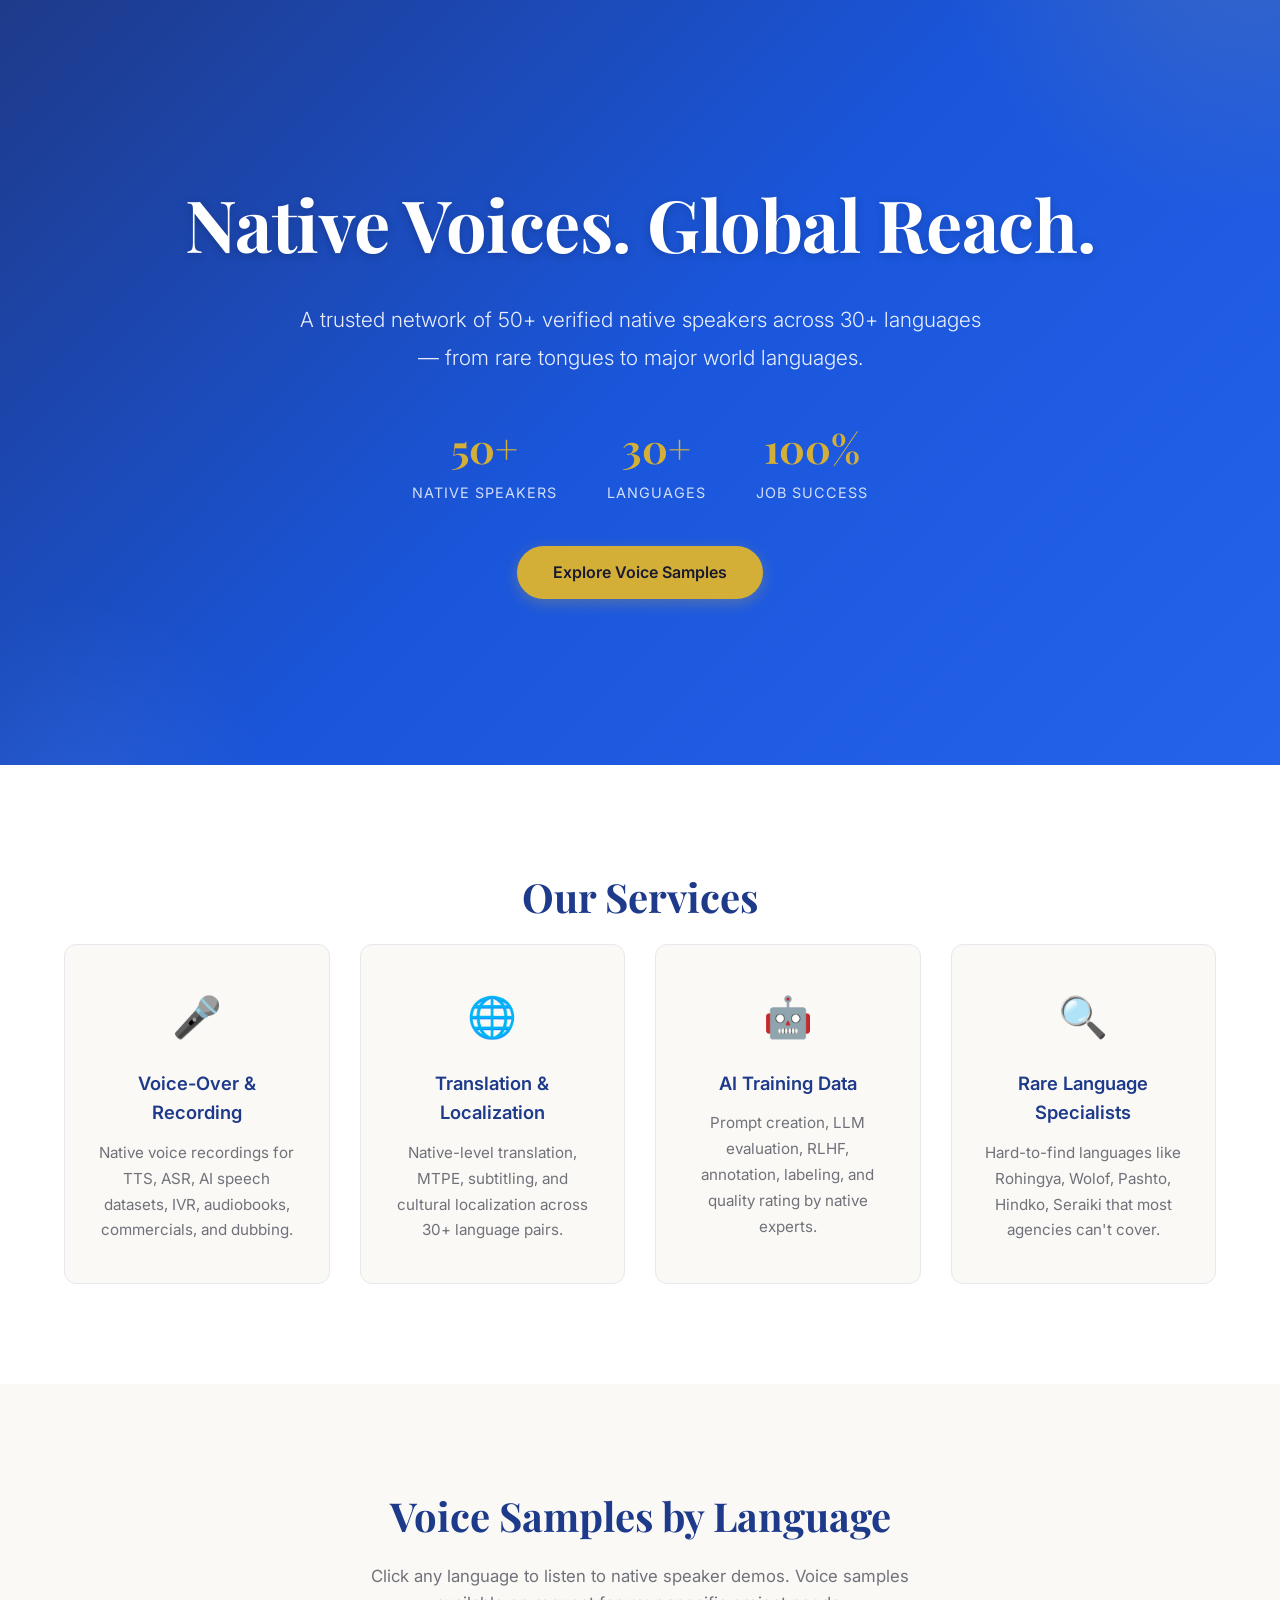
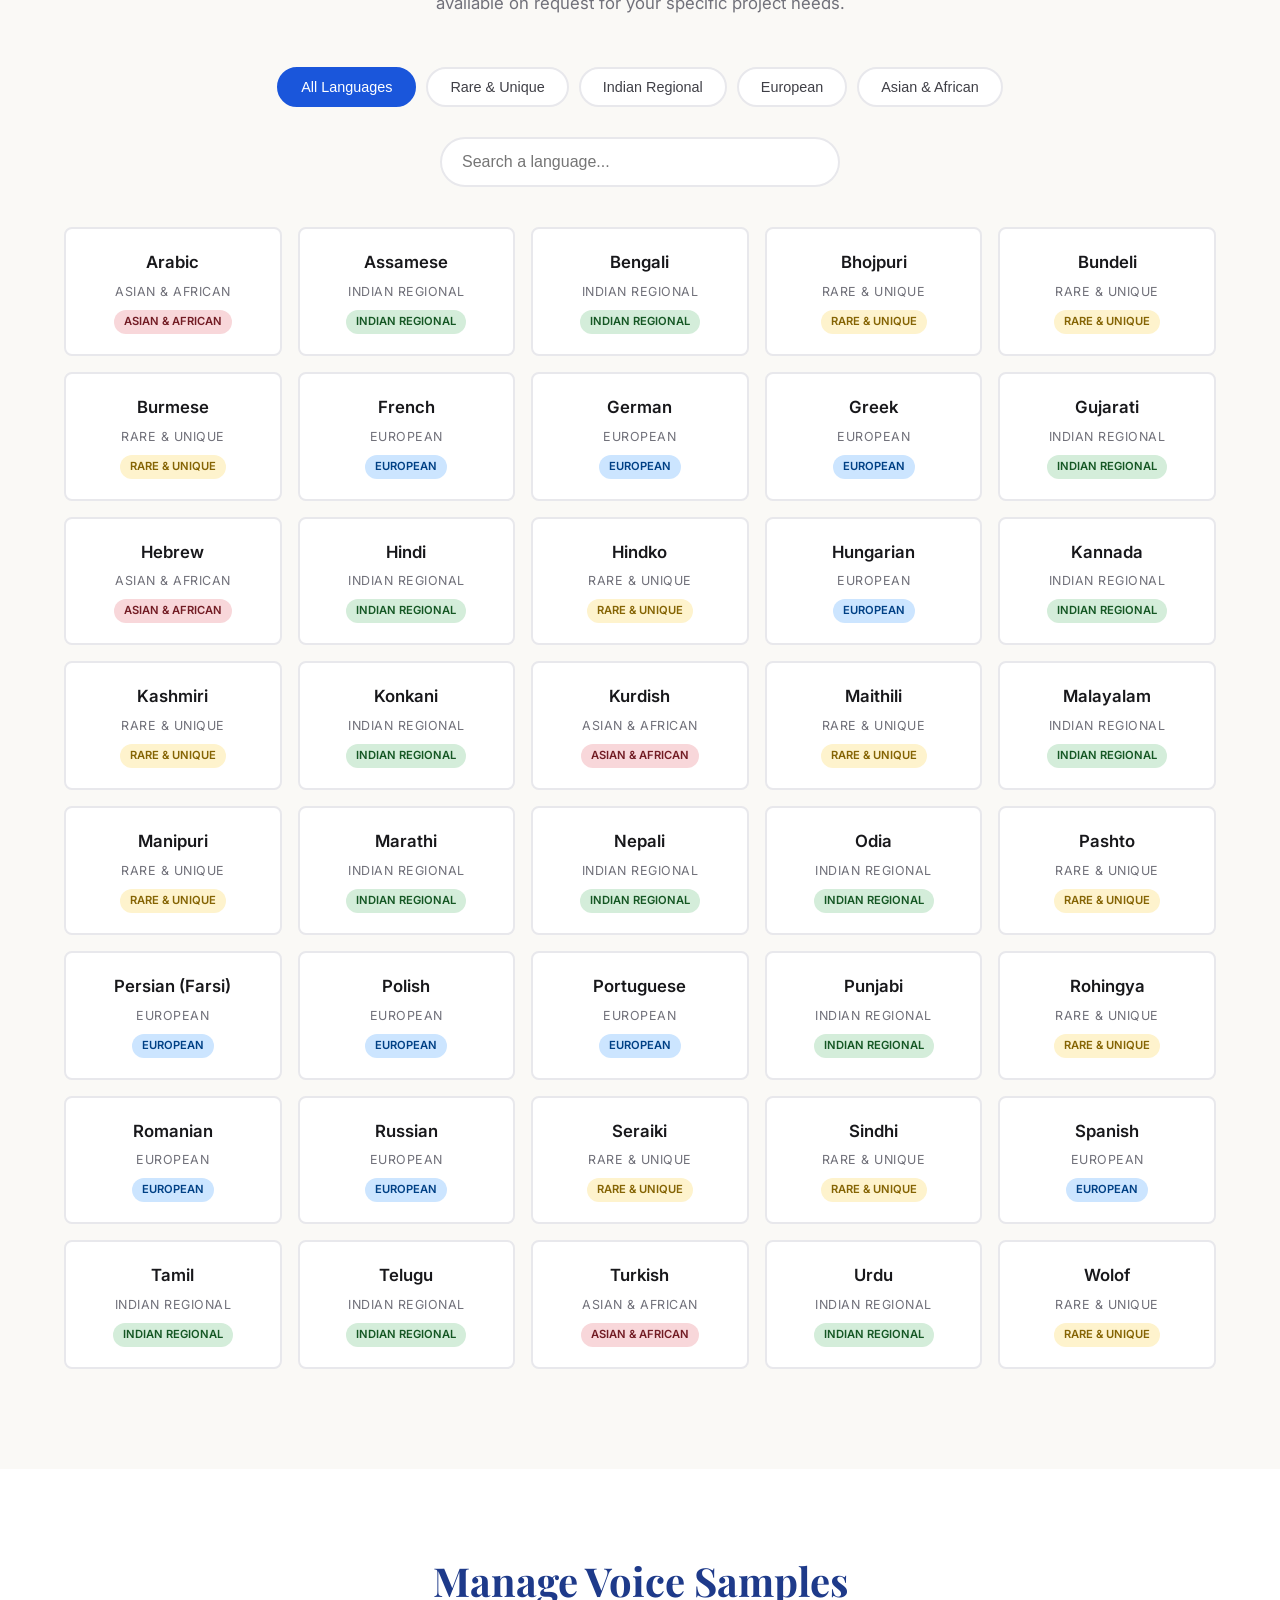
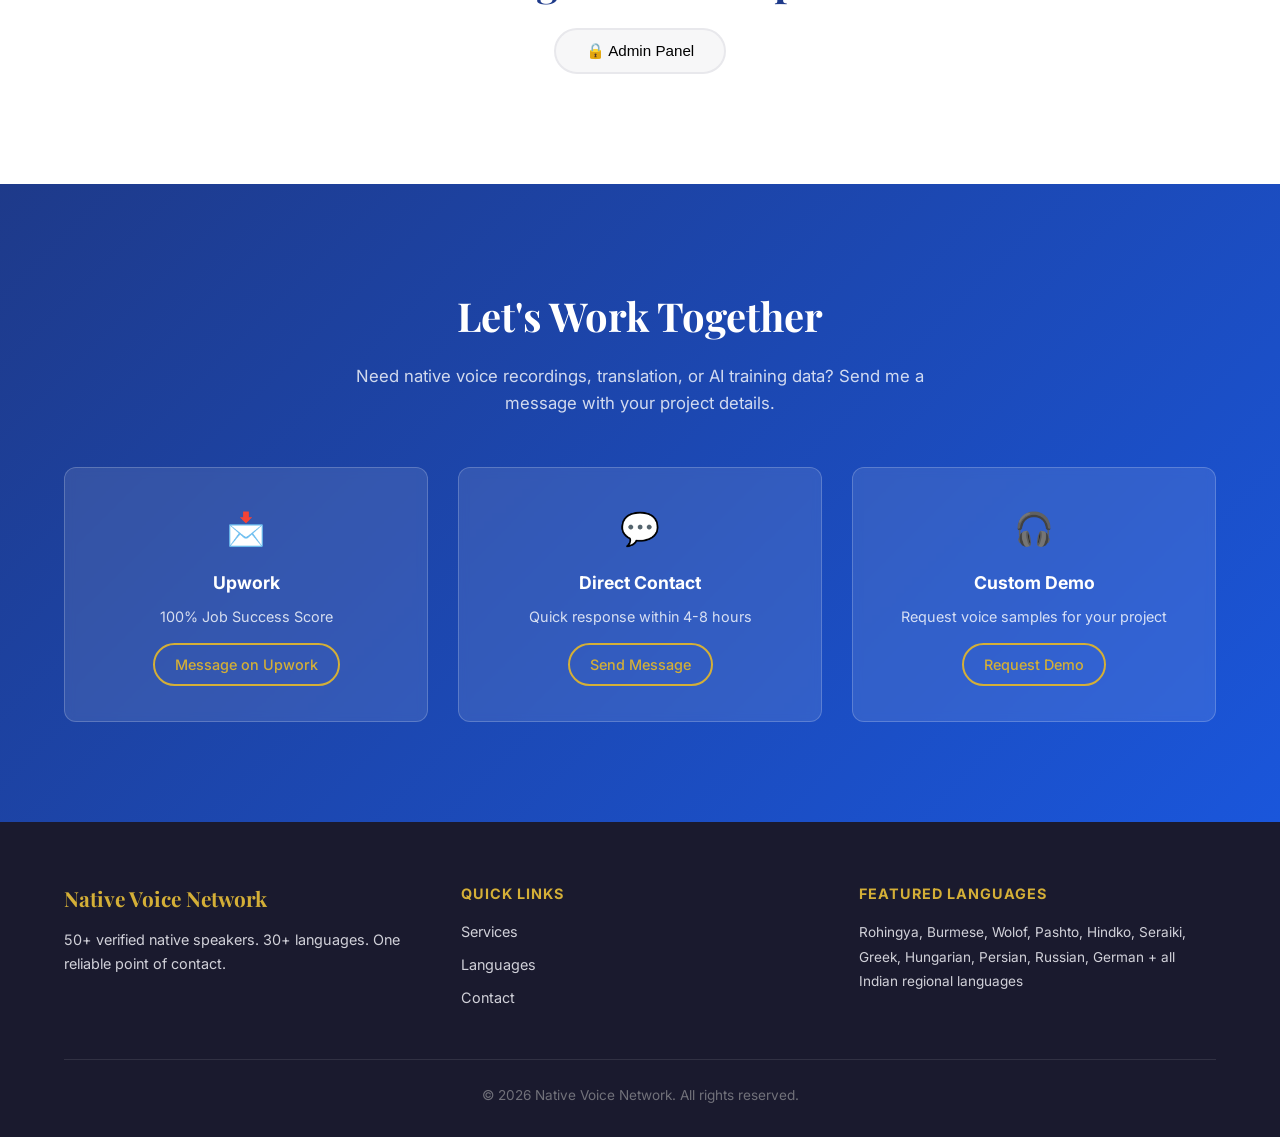
<file: index.html>
<!DOCTYPE html>
<html lang="en">
<head>
    <meta charset="UTF-8">
    <meta name="viewport" content="width=device-width, initial-scale=1.0">
    <title>Native Speaker Voice Network | 30+ Languages</title>
    <meta name="description" content="Professional native speaker network offering voice-over, translation, and AI training data in 30+ languages including rare tongues like Rohingya, Wolof, Pashto, and more.">
    <link rel="stylesheet" href="style.css">
    <link rel="preconnect" href="https://fonts.googleapis.com">
    <link href="https://fonts.googleapis.com/css2?family=Inter:wght@300;400;500;600;700&family=Playfair+Display:wght@400;600;700&display=swap" rel="stylesheet">
</head>
<body>

    <!-- Hero Section -->
    <header class="hero">
        <div class="hero-overlay"></div>
        <div class="container hero-content">
            <h1 class="hero-title">Native Voices. Global Reach.</h1>
            <p class="hero-subtitle">A trusted network of 50+ verified native speakers across 30+ languages — from rare tongues to major world languages.</p>
            <div class="hero-stats">
                <div class="stat">
                    <span class="stat-number">50+</span>
                    <span class="stat-label">Native Speakers</span>
                </div>
                <div class="stat">
                    <span class="stat-number">30+</span>
                    <span class="stat-label">Languages</span>
                </div>
                <div class="stat">
                    <span class="stat-number">100%</span>
                    <span class="stat-label">Job Success</span>
                </div>
            </div>
            <a href="#languages" class="cta-btn">Explore Voice Samples</a>
        </div>
    </header>

    <!-- Services Section -->
    <section class="services" id="services">
        <div class="container">
            <h2 class="section-title">Our Services</h2>
            <div class="services-grid">
                <div class="service-card">
                    <div class="service-icon">&#127908;</div>
                    <h3>Voice-Over & Recording</h3>
                    <p>Native voice recordings for TTS, ASR, AI speech datasets, IVR, audiobooks, commercials, and dubbing.</p>
                </div>
                <div class="service-card">
                    <div class="service-icon">&#127760;</div>
                    <h3>Translation & Localization</h3>
                    <p>Native-level translation, MTPE, subtitling, and cultural localization across 30+ language pairs.</p>
                </div>
                <div class="service-card">
                    <div class="service-icon">&#129302;</div>
                    <h3>AI Training Data</h3>
                    <p>Prompt creation, LLM evaluation, RLHF, annotation, labeling, and quality rating by native experts.</p>
                </div>
                <div class="service-card">
                    <div class="service-icon">&#128269;</div>
                    <h3>Rare Language Specialists</h3>
                    <p>Hard-to-find languages like Rohingya, Wolof, Pashto, Hindko, Seraiki that most agencies can't cover.</p>
                </div>
            </div>
        </div>
    </section>

    <!-- Filter Section -->
    <section class="languages" id="languages">
        <div class="container">
            <h2 class="section-title">Voice Samples by Language</h2>
            <p class="section-desc">Click any language to listen to native speaker demos. Voice samples available on request for your specific project needs.</p>
            
            <!-- Category Filter -->
            <div class="filter-bar">
                <button class="filter-btn active" data-filter="all">All Languages</button>
                <button class="filter-btn" data-filter="rare">Rare & Unique</button>
                <button class="filter-btn" data-filter="indian">Indian Regional</button>
                <button class="filter-btn" data-filter="european">European</button>
                <button class="filter-btn" data-filter="asian">Asian & African</button>
            </div>

            <!-- Search -->
            <div class="search-box">
                <input type="text" id="languageSearch" placeholder="Search a language..." autocomplete="off">
            </div>

            <!-- Language Grid -->
            <div class="language-grid" id="languageGrid">
                <!-- Languages will be populated by JavaScript -->
            </div>
        </div>
    </section>

    <!-- Audio Player Modal -->
    <div class="modal" id="audioModal">
        <div class="modal-content">
            <button class="modal-close" id="modalClose">&times;</button>
            <div class="modal-header">
                <h3 id="modalLanguage">Language Name</h3>
                <span class="modal-badge" id="modalCategory">Category</span>
            </div>
            <div class="modal-body">
                <div class="speaker-info">
                    <p id="modalSpeakerInfo">Native speaker details</p>
                </div>
                <div class="audio-player" id="audioPlayerContainer">
                    <p class="no-audio-msg" id="noAudioMsg">Voice sample available on request. Contact us for a demo.</p>
                    <audio id="audioPlayer" controls style="display:none;">
                        Your browser does not support audio.
                    </audio>
                </div>
                <div class="modal-services">
                    <h4>Available Services:</h4>
                    <ul id="modalServices">
                        <li>Voice-Over Recording</li>
                        <li>Translation</li>
                        <li>AI Training Data</li>
                    </ul>
                </div>
            </div>
            <div class="modal-footer">
                <a href="#contact" class="cta-btn" onclick="closeModal()">Request Full Demo</a>
            </div>
        </div>
    </div>

    <!-- Upload Section (Admin Only - Hidden by default, toggle with password) -->
    <section class="upload-section" id="uploadSection">
        <div class="container">
            <h2 class="section-title">Manage Voice Samples</h2>
            <div class="admin-toggle">
                <button class="admin-btn" id="adminToggle">&#128274; Admin Panel</button>
            </div>
            <div class="admin-panel" id="adminPanel" style="display:none;">
                <div class="upload-form">
                    <h3>Upload New Voice Sample</h3>
                    <div class="form-group">
                        <label>Language Name *</label>
                        <input type="text" id="uploadLanguage" placeholder="e.g., Rohingya, Burmese, Wolof...">
                    </div>
                    <div class="form-group">
                        <label>Category *</label>
                        <select id="uploadCategory">
                            <option value="rare">Rare & Unique</option>
                            <option value="indian">Indian Regional</option>
                            <option value="european">European</option>
                            <option value="asian">Asian & African</option>
                        </select>
                    </div>
                    <div class="form-group">
                        <label>Speaker Description</label>
                        <input type="text" id="uploadSpeaker" placeholder="e.g., Native female, 5+ years experience">
                    </div>
                    <div class="form-group">
                        <label>Audio File (MP3/WAV)</label>
                        <div class="file-upload-area" id="fileUploadArea">
                            <p>&#128190; Drag & drop audio file here, or click to browse</p>
                            <input type="file" id="audioFileInput" accept="audio/*" style="display:none;">
                        </div>
                        <p class="file-name" id="fileName"></p>
                    </div>
                    <div class="form-group">
                        <label>Services Available</label>
                        <div class="checkbox-group">
                            <label><input type="checkbox" value="Voice-Over" checked> Voice-Over</label>
                            <label><input type="checkbox" value="Translation" checked> Translation</label>
                            <label><input type="checkbox" value="AI Training Data"> AI Training Data</label>
                            <label><input type="checkbox" value="Transcription"> Transcription</label>
                            <label><input type="checkbox" value="Dubbing"> Dubbing</label>
                            <label><input type="checkbox" value="Subtitling"> Subtitling</label>
                        </div>
                    </div>
                    <button class="submit-btn" id="submitUpload">Add Language</button>
                </div>

                <!-- Manage Existing -->
                <div class="manage-list">
                    <h3>Existing Languages</h3>
                    <div id="manageList"></div>
                </div>
            </div>
        </div>
    </section>

    <!-- Contact Section -->
    <section class="contact" id="contact">
        <div class="container">
            <h2 class="section-title">Let's Work Together</h2>
            <p class="section-desc">Need native voice recordings, translation, or AI training data? Send me a message with your project details.</p>
            <div class="contact-grid">
                <div class="contact-card">
                    <div class="contact-icon">&#128233;</div>
                    <h3>Upwork</h3>
                    <p>100% Job Success Score</p>
                    <a href="#" class="contact-link">Message on Upwork</a>
                </div>
                <div class="contact-card">
                    <div class="contact-icon">&#128172;</div>
                    <h3>Direct Contact</h3>
                    <p>Quick response within 4-8 hours</p>
                    <a href="#" class="contact-link">Send Message</a>
                </div>
                <div class="contact-card">
                    <div class="contact-icon">&#127911;</div>
                    <h3>Custom Demo</h3>
                    <p>Request voice samples for your project</p>
                    <a href="#" class="contact-link">Request Demo</a>
                </div>
            </div>
        </div>
    </section>

    <!-- Footer -->
    <footer class="footer">
        <div class="container">
            <div class="footer-content">
                <div class="footer-brand">
                    <h3>Native Voice Network</h3>
                    <p>50+ verified native speakers. 30+ languages. One reliable point of contact.</p>
                </div>
                <div class="footer-links">
                    <h4>Quick Links</h4>
                    <a href="#services">Services</a>
                    <a href="#languages">Languages</a>
                    <a href="#contact">Contact</a>
                </div>
                <div class="footer-languages">
                    <h4>Featured Languages</h4>
                    <p>Rohingya, Burmese, Wolof, Pashto, Hindko, Seraiki, Greek, Hungarian, Persian, Russian, German + all Indian regional languages</p>
                </div>
            </div>
            <div class="footer-bottom">
                <p>&copy; 2026 Native Voice Network. All rights reserved.</p>
            </div>
        </div>
    </footer>

    <script src="script.js"></script>
</body>
</html>
</file>
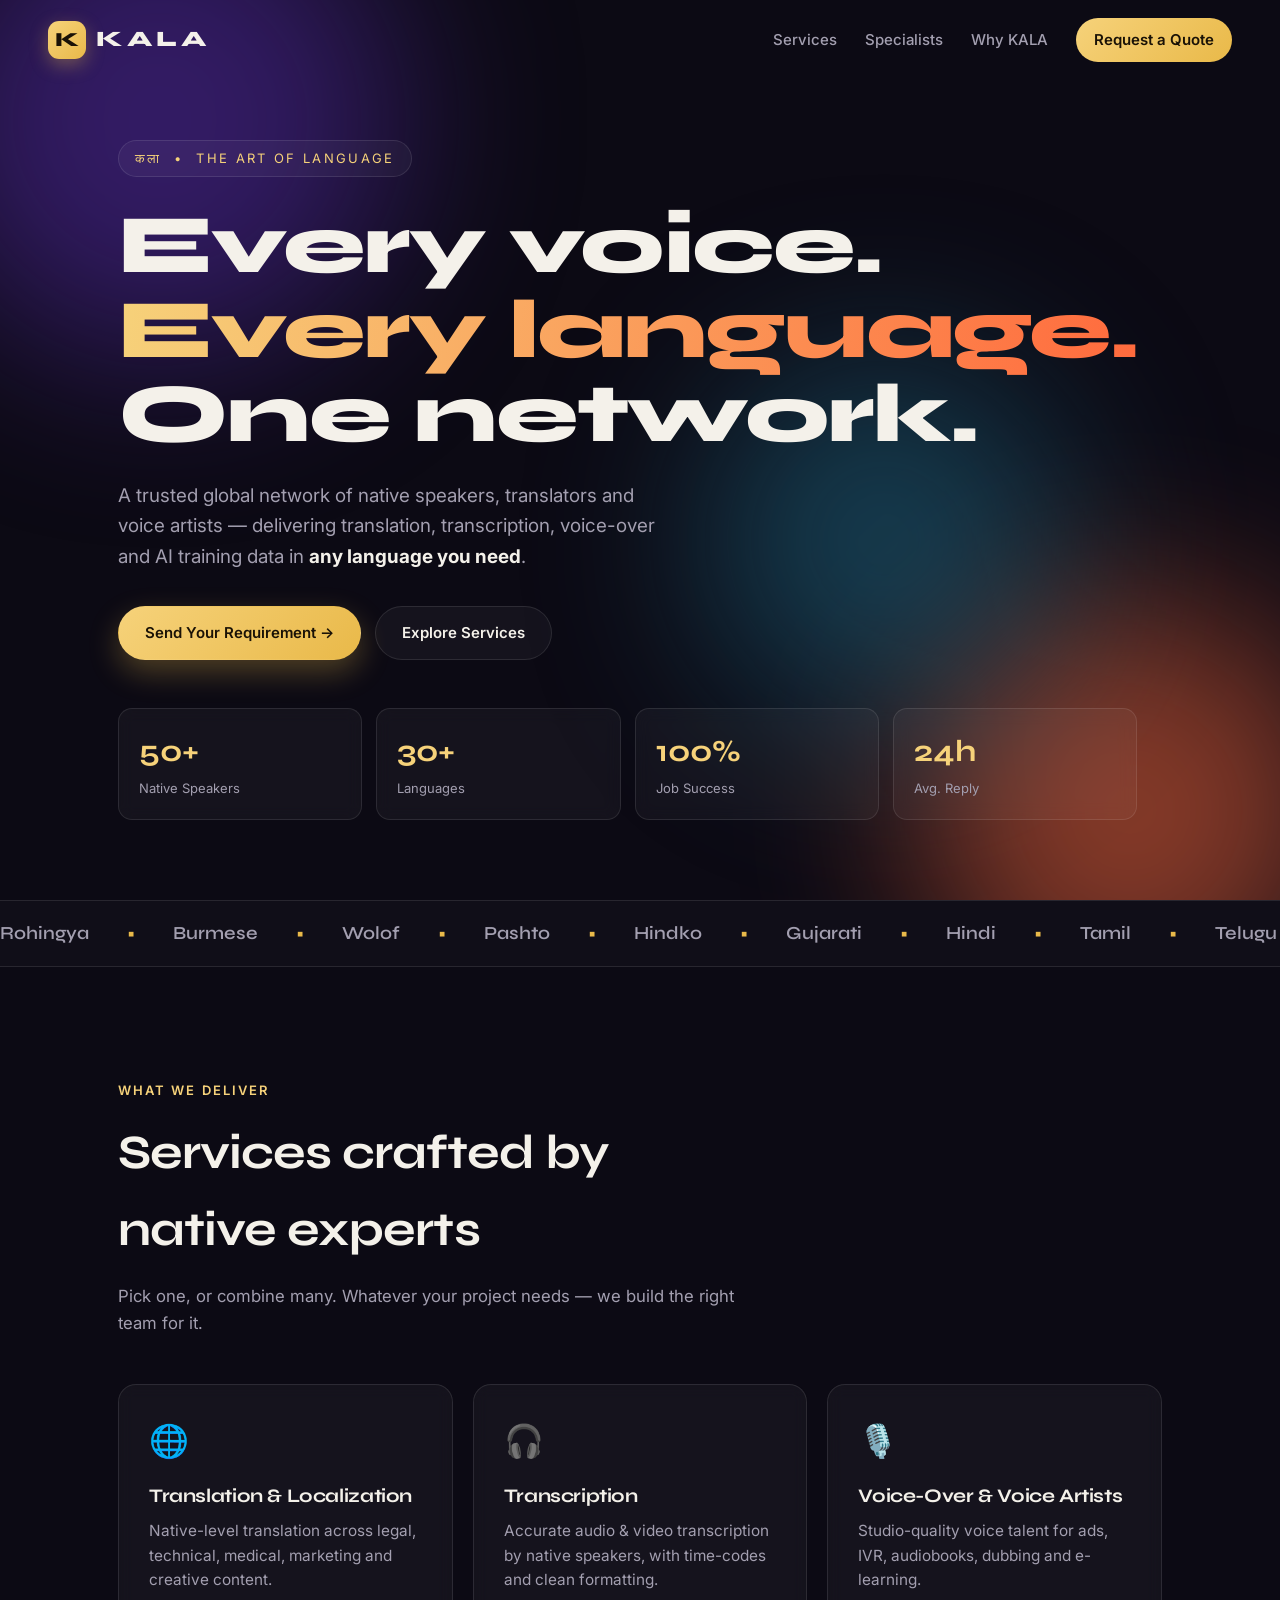
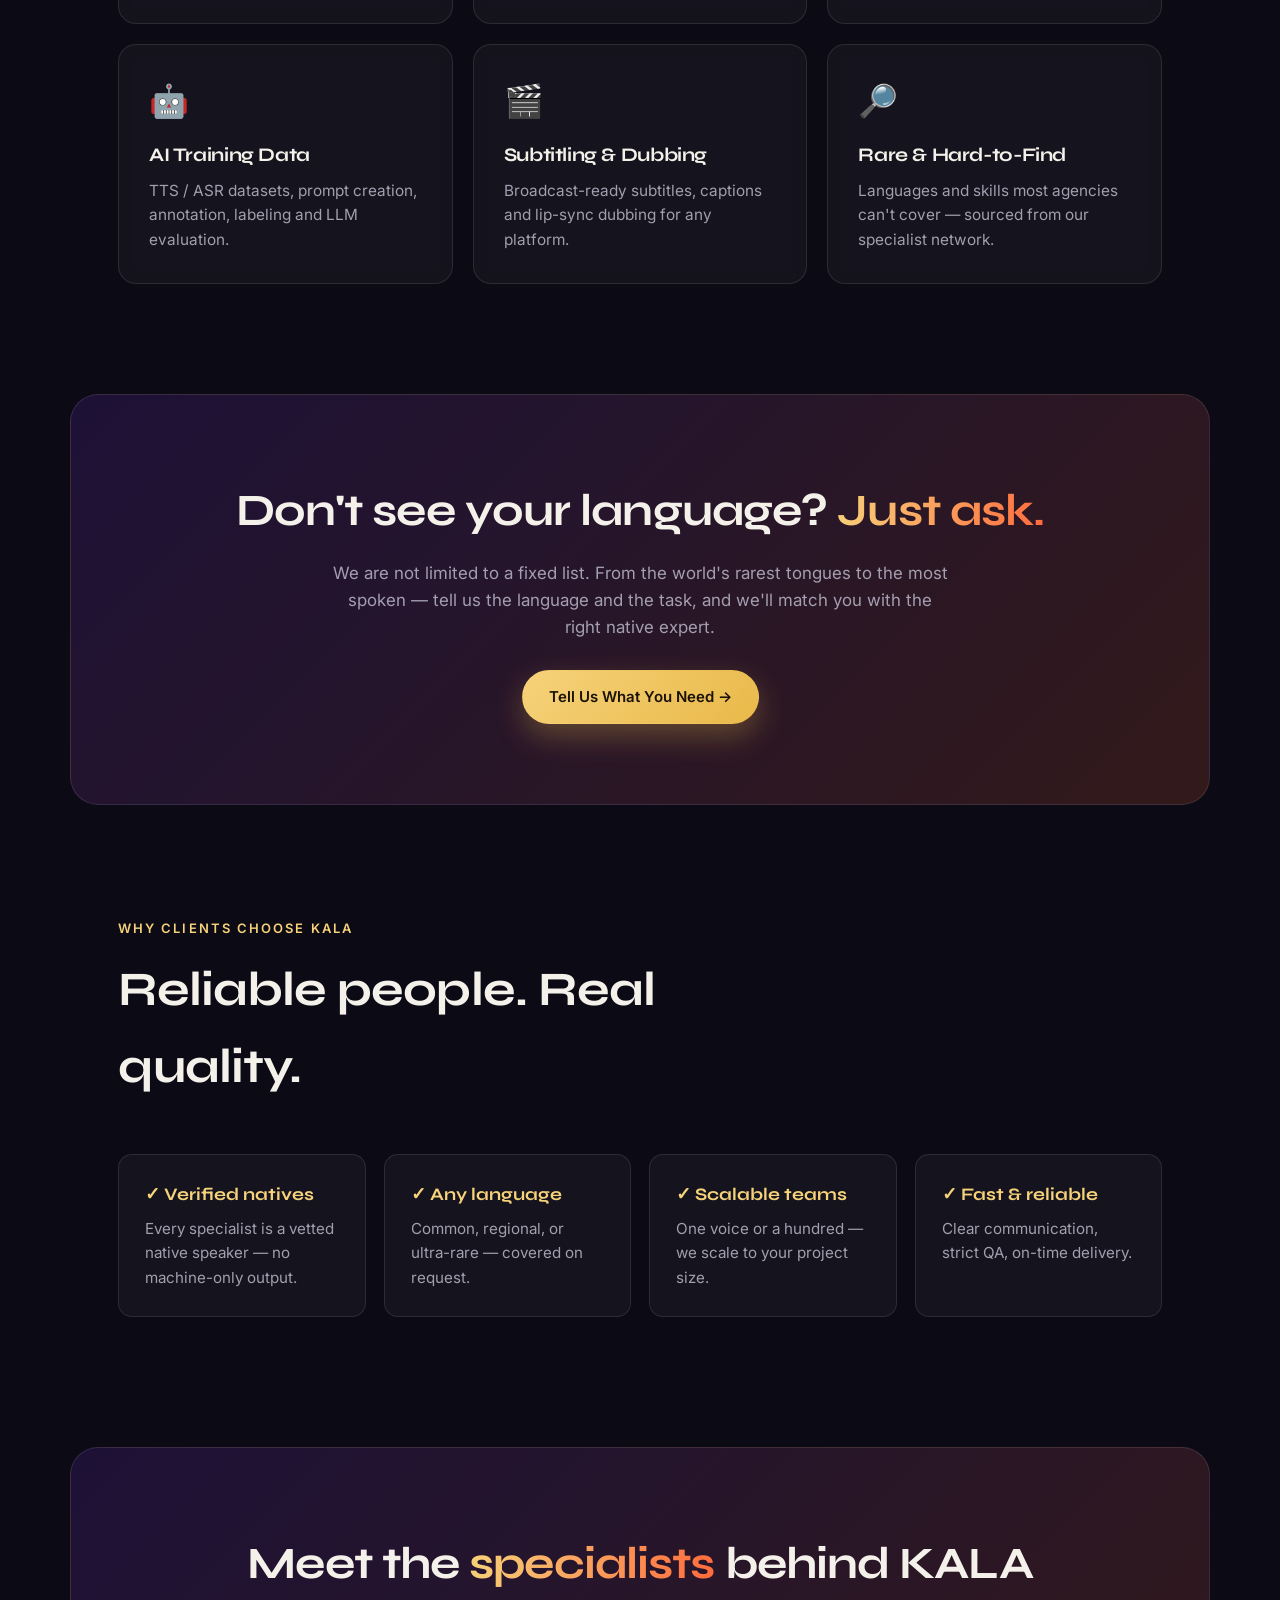
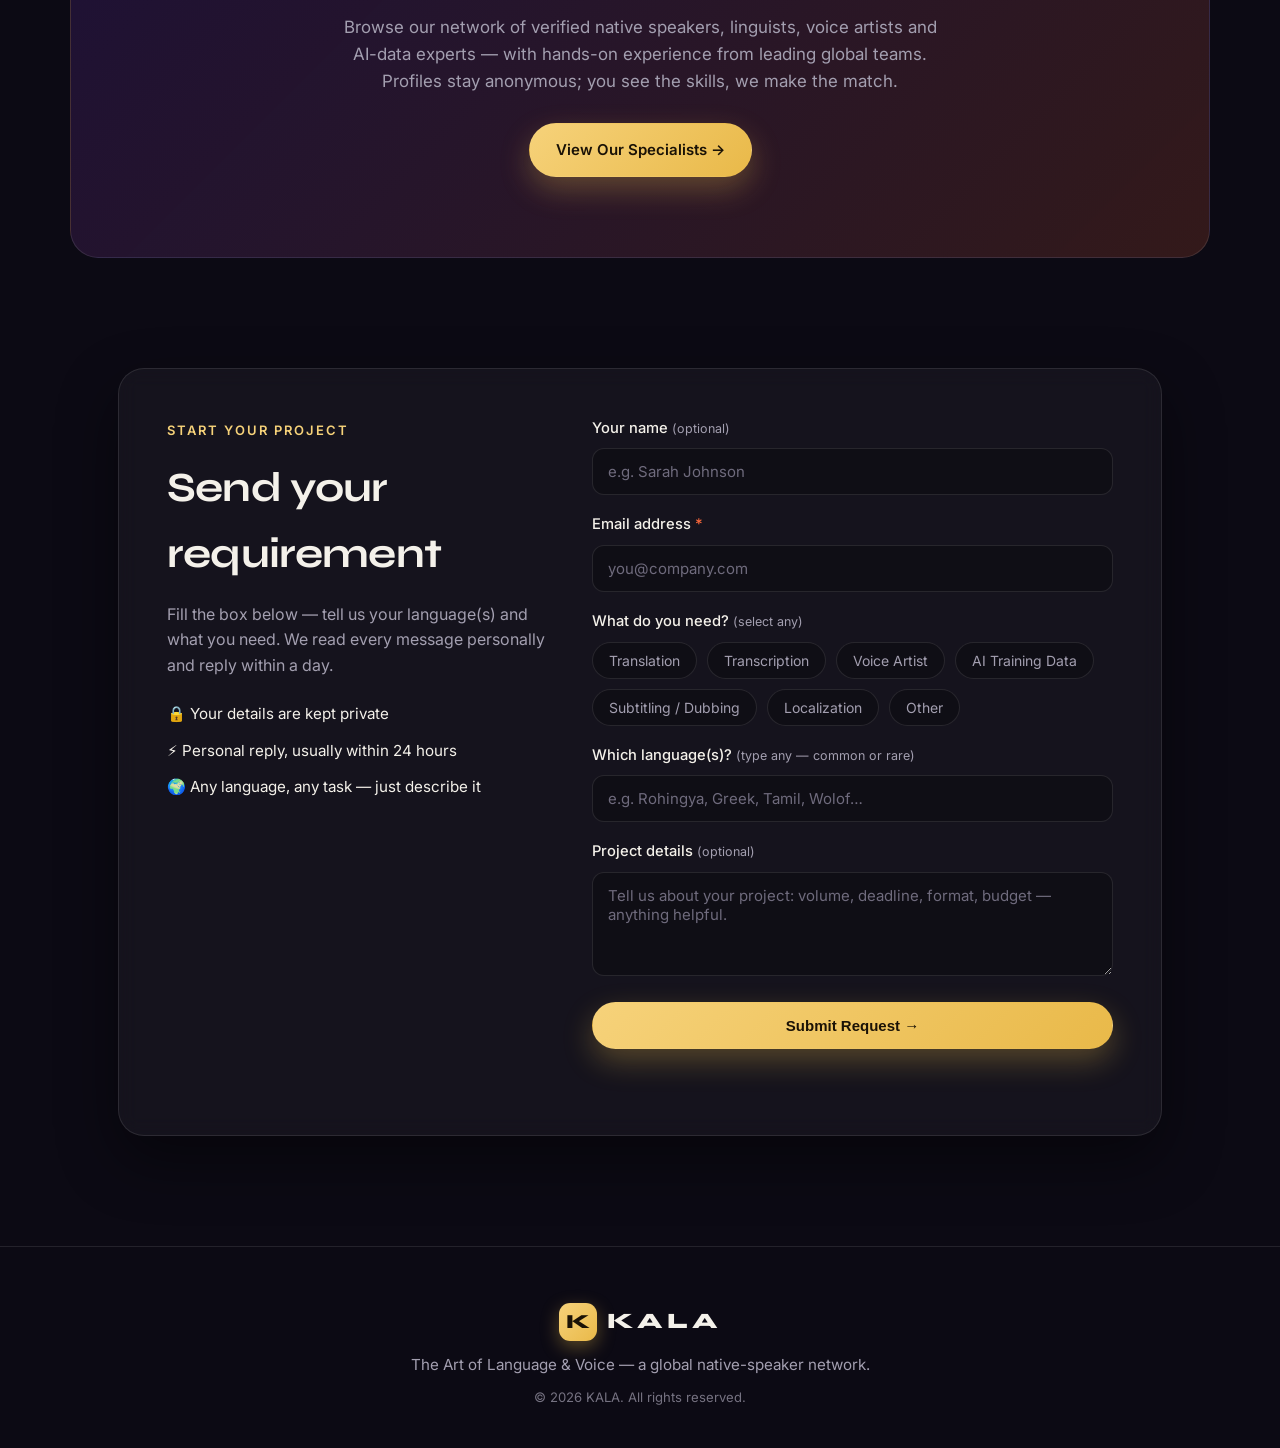
<file: kala/index.html>
<!DOCTYPE html>
<html lang="en">
<head>
  <meta charset="UTF-8" />
  <meta name="viewport" content="width=device-width, initial-scale=1.0" />
  <title>KALA — The Art of Language & Voice</title>
  <meta name="description" content="KALA — a global network of native speakers and voice artists. Translation, transcription, voice-over, and AI training data in any language on request." />

  <link rel="preconnect" href="https://fonts.googleapis.com" />
  <link rel="preconnect" href="https://fonts.gstatic.com" crossorigin />
  <link href="https://fonts.googleapis.com/css2?family=Syne:wght@600;700;800&family=Inter:wght@300;400;500;600&display=swap" rel="stylesheet" />
  <link rel="stylesheet" href="style.css" />
</head>
<body>

  <!-- Animated background -->
  <div class="bg-orbs" aria-hidden="true">
    <span class="orb orb-1"></span>
    <span class="orb orb-2"></span>
    <span class="orb orb-3"></span>
  </div>

  <!-- Navbar -->
  <header class="nav" id="nav">
    <a href="#home" class="brand">
      <span class="brand-mark">K</span>
      <span class="brand-text">KALA</span>
    </a>
    <nav class="nav-links">
      <a href="#services">Services</a>
      <a href="talent.html">Specialists</a>
      <a href="#why">Why KALA</a>
      <a href="#request" class="nav-cta">Request a Quote</a>
    </nav>
    <button class="nav-burger" id="burger" aria-label="Menu">
      <span></span><span></span><span></span>
    </button>
  </header>

  <!-- Hero -->
  <section class="hero" id="home">
    <div class="hero-inner reveal">
      <span class="eyebrow">कला &nbsp;•&nbsp; The Art of Language</span>
      <h1 class="hero-title">
        Every voice.<br />
        <span class="grad">Every language.</span><br />
        One network.
      </h1>
      <p class="hero-sub">
        A trusted global network of native speakers, translators and voice artists —
        delivering translation, transcription, voice-over and AI training data
        in <strong>any language you need</strong>.
      </p>
      <div class="hero-actions">
        <a href="#request" class="btn btn-primary">Send Your Requirement →</a>
        <a href="#services" class="btn btn-ghost">Explore Services</a>
      </div>

      <div class="stats">
        <div class="stat"><b>50+</b><span>Native Speakers</span></div>
        <div class="stat"><b>30+</b><span>Languages</span></div>
        <div class="stat"><b>100%</b><span>Job Success</span></div>
        <div class="stat"><b>24h</b><span>Avg. Reply</span></div>
      </div>
    </div>
  </section>

  <!-- Language marquee -->
  <div class="marquee" aria-hidden="true">
    <div class="marquee-track">
      <span>Rohingya</span><span>Burmese</span><span>Wolof</span><span>Pashto</span><span>Hindko</span><span>Gujarati</span><span>Hindi</span><span>Tamil</span><span>Telugu</span><span>Greek</span><span>Persian</span><span>Russian</span><span>German</span><span>Arabic</span><span>Hebrew</span><span>Sindhi</span><span>Kashmiri</span><span>Bengali</span><span>Punjabi</span><span>Malayalam</span>
      <span>Rohingya</span><span>Burmese</span><span>Wolof</span><span>Pashto</span><span>Hindko</span><span>Gujarati</span><span>Hindi</span><span>Tamil</span><span>Telugu</span><span>Greek</span><span>Persian</span><span>Russian</span><span>German</span><span>Arabic</span><span>Hebrew</span><span>Sindhi</span><span>Kashmiri</span><span>Bengali</span><span>Punjabi</span><span>Malayalam</span>
    </div>
  </div>

  <!-- Services -->
  <section class="section" id="services">
    <div class="section-head reveal">
      <span class="kicker">What we deliver</span>
      <h2>Services crafted by native experts</h2>
      <p>Pick one, or combine many. Whatever your project needs — we build the right team for it.</p>
    </div>

    <div class="cards">
      <article class="card reveal">
        <div class="card-ico">🌐</div>
        <h3>Translation &amp; Localization</h3>
        <p>Native-level translation across legal, technical, medical, marketing and creative content.</p>
      </article>
      <article class="card reveal">
        <div class="card-ico">🎧</div>
        <h3>Transcription</h3>
        <p>Accurate audio &amp; video transcription by native speakers, with time-codes and clean formatting.</p>
      </article>
      <article class="card reveal">
        <div class="card-ico">🎙️</div>
        <h3>Voice-Over &amp; Voice Artists</h3>
        <p>Studio-quality voice talent for ads, IVR, audiobooks, dubbing and e-learning.</p>
      </article>
      <article class="card reveal">
        <div class="card-ico">🤖</div>
        <h3>AI Training Data</h3>
        <p>TTS / ASR datasets, prompt creation, annotation, labeling and LLM evaluation.</p>
      </article>
      <article class="card reveal">
        <div class="card-ico">🎬</div>
        <h3>Subtitling &amp; Dubbing</h3>
        <p>Broadcast-ready subtitles, captions and lip-sync dubbing for any platform.</p>
      </article>
      <article class="card reveal">
        <div class="card-ico">🔎</div>
        <h3>Rare &amp; Hard-to-Find</h3>
        <p>Languages and skills most agencies can't cover — sourced from our specialist network.</p>
      </article>
    </div>
  </section>

  <!-- Any language band -->
  <section class="band reveal" id="languages">
    <h2>Don't see your language? <span class="grad">Just ask.</span></h2>
    <p>
      We are not limited to a fixed list. From the world's rarest tongues to the most spoken —
      tell us the language and the task, and we'll match you with the right native expert.
    </p>
    <a href="#request" class="btn btn-primary">Tell Us What You Need →</a>
  </section>

  <!-- Why KALA -->
  <section class="section why" id="why">
    <div class="section-head reveal">
      <span class="kicker">Why clients choose KALA</span>
      <h2>Reliable people. Real quality.</h2>
    </div>
    <div class="why-grid">
      <div class="why-item reveal"><b>✓ Verified natives</b><p>Every specialist is a vetted native speaker — no machine-only output.</p></div>
      <div class="why-item reveal"><b>✓ Any language</b><p>Common, regional, or ultra-rare — covered on request.</p></div>
      <div class="why-item reveal"><b>✓ Scalable teams</b><p>One voice or a hundred — we scale to your project size.</p></div>
      <div class="why-item reveal"><b>✓ Fast &amp; reliable</b><p>Clear communication, strict QA, on-time delivery.</p></div>
    </div>
  </section>

  <!-- Specialists CTA -->
  <section class="band reveal" style="margin-top:20px;">
    <h2>Meet the <span class="grad">specialists</span> behind KALA</h2>
    <p>
      Browse our network of verified native speakers, linguists, voice artists and
      AI-data experts — with hands-on experience from leading global teams.
      Profiles stay anonymous; you see the skills, we make the match.
    </p>
    <a href="talent.html" class="btn btn-primary">View Our Specialists →</a>
  </section>

  <!-- Request form -->
  <section class="section request" id="request">
    <div class="request-wrap reveal">
      <div class="request-intro">
        <span class="kicker">Start your project</span>
        <h2>Send your requirement</h2>
        <p>
          Fill the box below — tell us your language(s) and what you need.
          We read every message personally and reply within a day.
        </p>
        <ul class="assure">
          <li>🔒 Your details are kept private</li>
          <li>⚡ Personal reply, usually within 24 hours</li>
          <li>🌍 Any language, any task — just describe it</li>
        </ul>
      </div>

      <form id="kala-form" class="request-form" novalidate>
        <!-- Web3Forms config (recipient email is private, never shown to visitors) -->
        <input type="hidden" name="access_key" id="access_key" value="3da8d3cc-d01c-4295-ac70-c88af455a525" />
        <input type="hidden" name="subject" value="🔔 New KALA project request" />
        <input type="hidden" name="from_name" value="KALA Website" />
        <!-- Honeypot spam trap -->
        <input type="checkbox" name="botcheck" class="hp" tabindex="-1" autocomplete="off" />

        <label class="field">
          <span>Your name <i>(optional)</i></span>
          <input type="text" name="name" placeholder="e.g. Sarah Johnson" />
        </label>

        <label class="field">
          <span>Email address <em>*</em></span>
          <input type="email" name="email" id="email" required placeholder="you@company.com" />
          <small class="err" id="email-err">Please enter a valid email so we can reply.</small>
        </label>

        <div class="field">
          <span>What do you need? <i>(select any)</i></span>
          <div class="chips" id="chips">
            <button type="button" class="chip" data-val="Translation">Translation</button>
            <button type="button" class="chip" data-val="Transcription">Transcription</button>
            <button type="button" class="chip" data-val="Voice Artist / Voice-Over">Voice Artist</button>
            <button type="button" class="chip" data-val="AI Training Data">AI Training Data</button>
            <button type="button" class="chip" data-val="Subtitling / Dubbing">Subtitling / Dubbing</button>
            <button type="button" class="chip" data-val="Localization">Localization</button>
            <button type="button" class="chip" data-val="Other">Other</button>
          </div>
          <input type="hidden" name="services" id="services" />
        </div>

        <label class="field">
          <span>Which language(s)? <i>(type any — common or rare)</i></span>
          <input type="text" name="languages" placeholder="e.g. Rohingya, Greek, Tamil, Wolof…" />
        </label>

        <label class="field">
          <span>Project details <i>(optional)</i></span>
          <textarea name="details" rows="4" placeholder="Tell us about your project: volume, deadline, format, budget — anything helpful."></textarea>
        </label>

        <button type="submit" class="btn btn-primary btn-block" id="submitBtn">
          Submit Request →
        </button>
        <p class="form-note" id="formNote"></p>
      </form>
    </div>

    <!-- Success overlay -->
    <div class="success" id="success" hidden>
      <div class="success-card">
        <div class="success-tick">✓</div>
        <h3>Thank you!</h3>
        <p>Your request has reached us. We'll get back to you very soon.</p>
        <button class="btn btn-ghost" id="successClose">Send another</button>
      </div>
    </div>
  </section>

  <!-- Footer -->
  <footer class="footer">
    <div class="footer-brand">
      <span class="brand-mark">K</span>
      <span class="brand-text">KALA</span>
    </div>
    <p>The Art of Language &amp; Voice — a global native-speaker network.</p>
    <p class="copy">© <span id="yr"></span> KALA. All rights reserved.</p>
  </footer>

  <script src="script.js"></script>
</body>
</html>
</file>
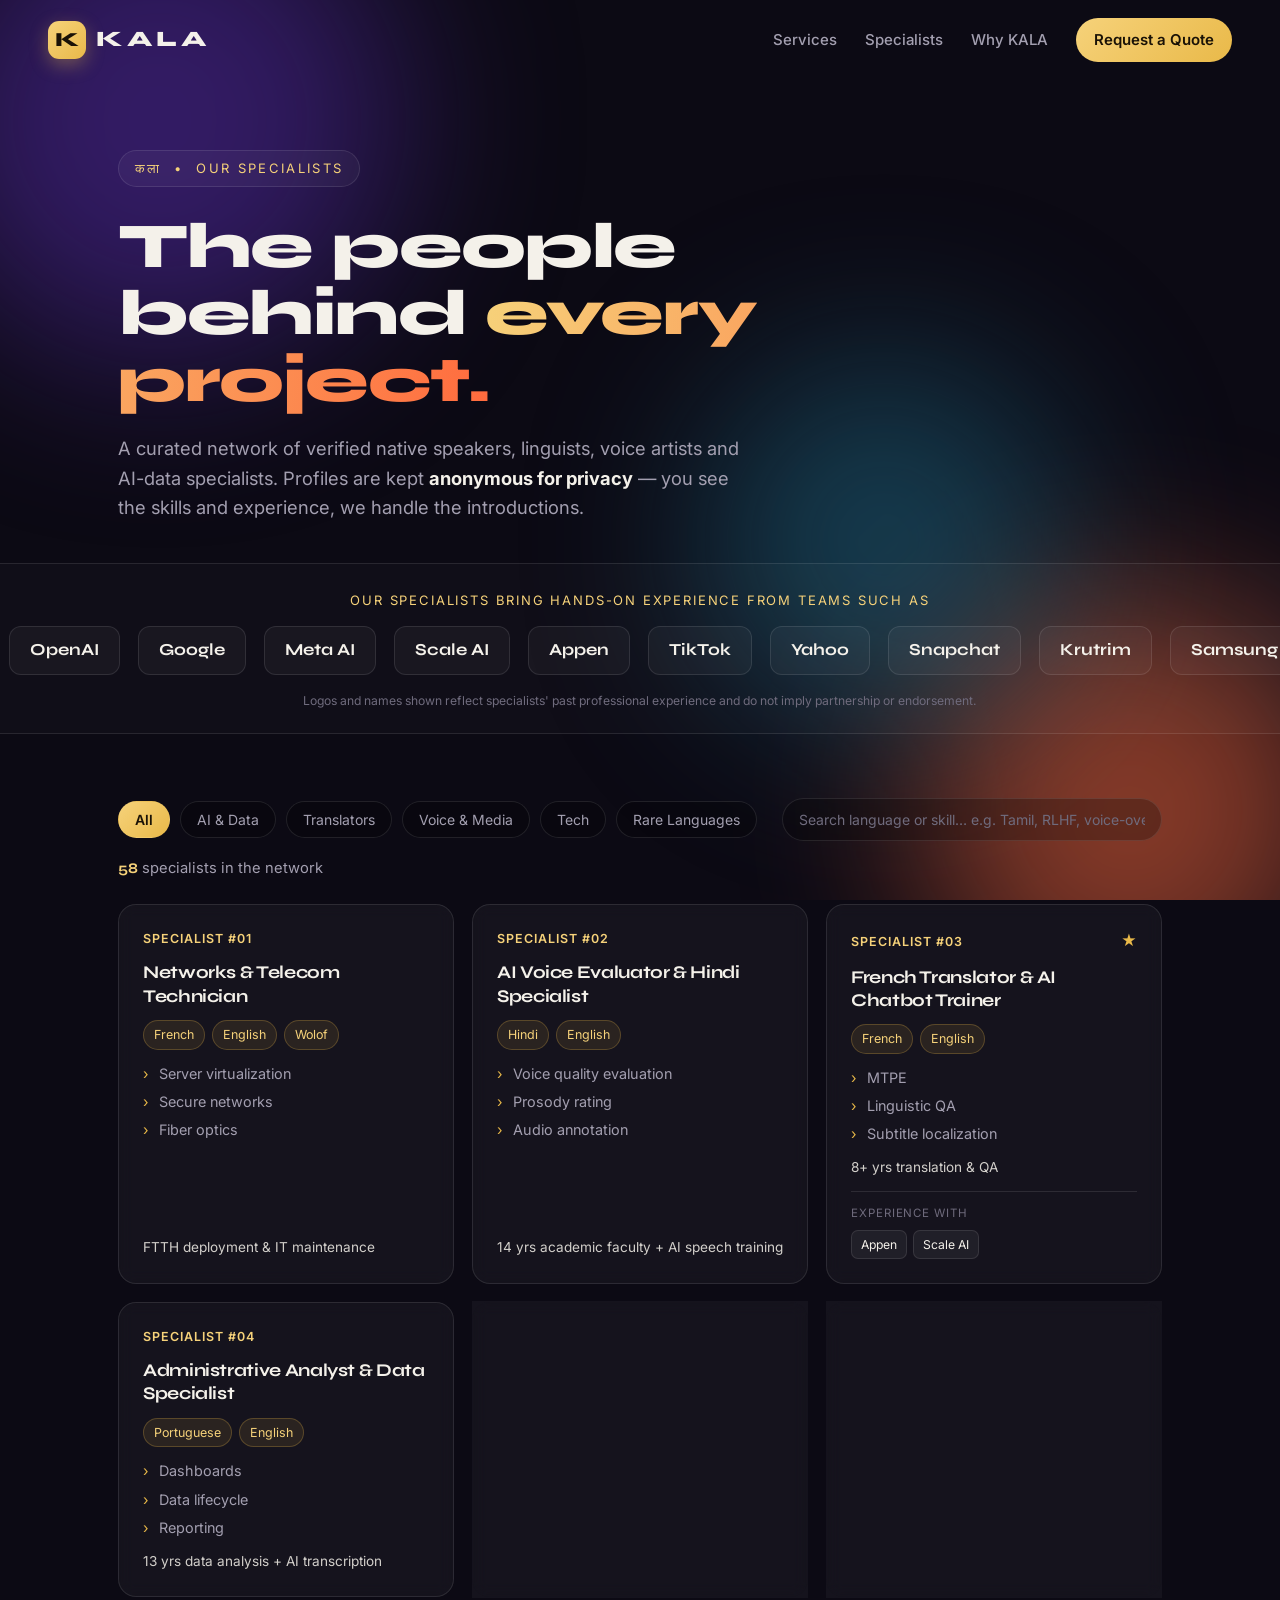
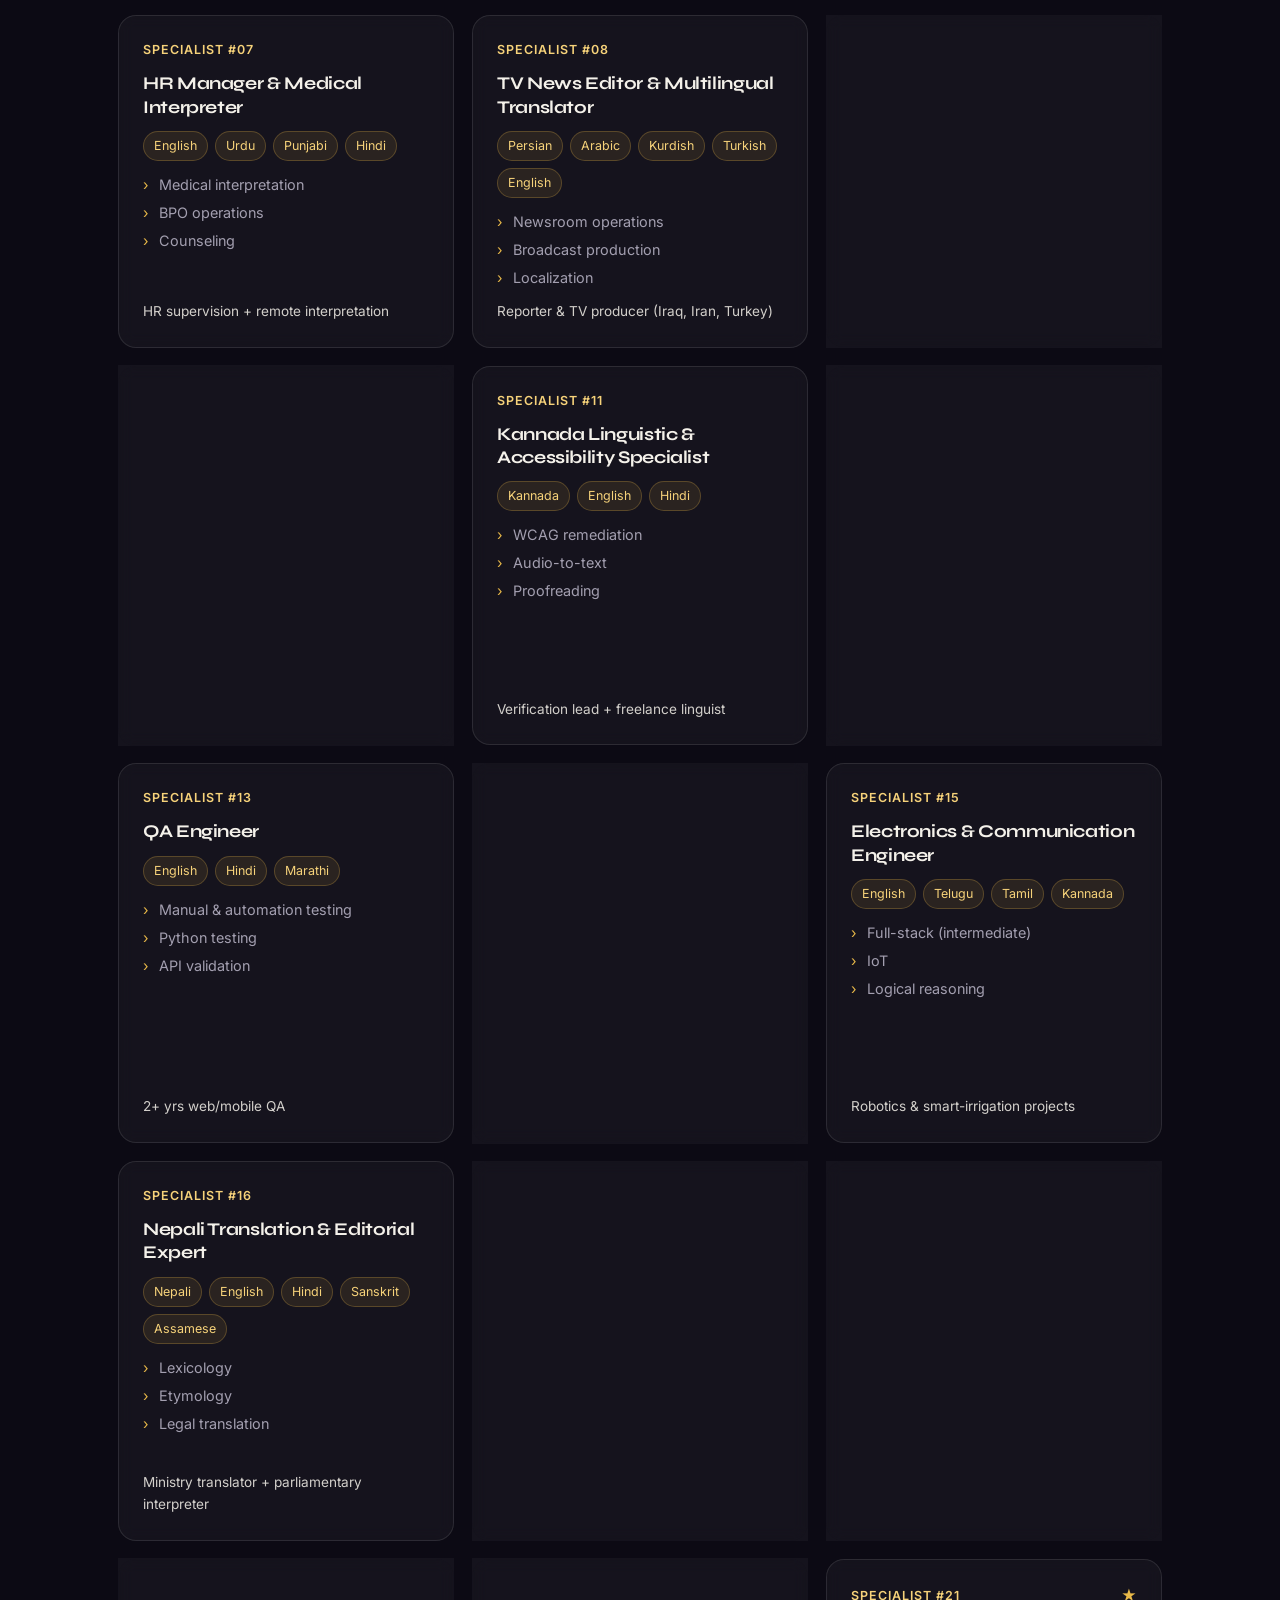
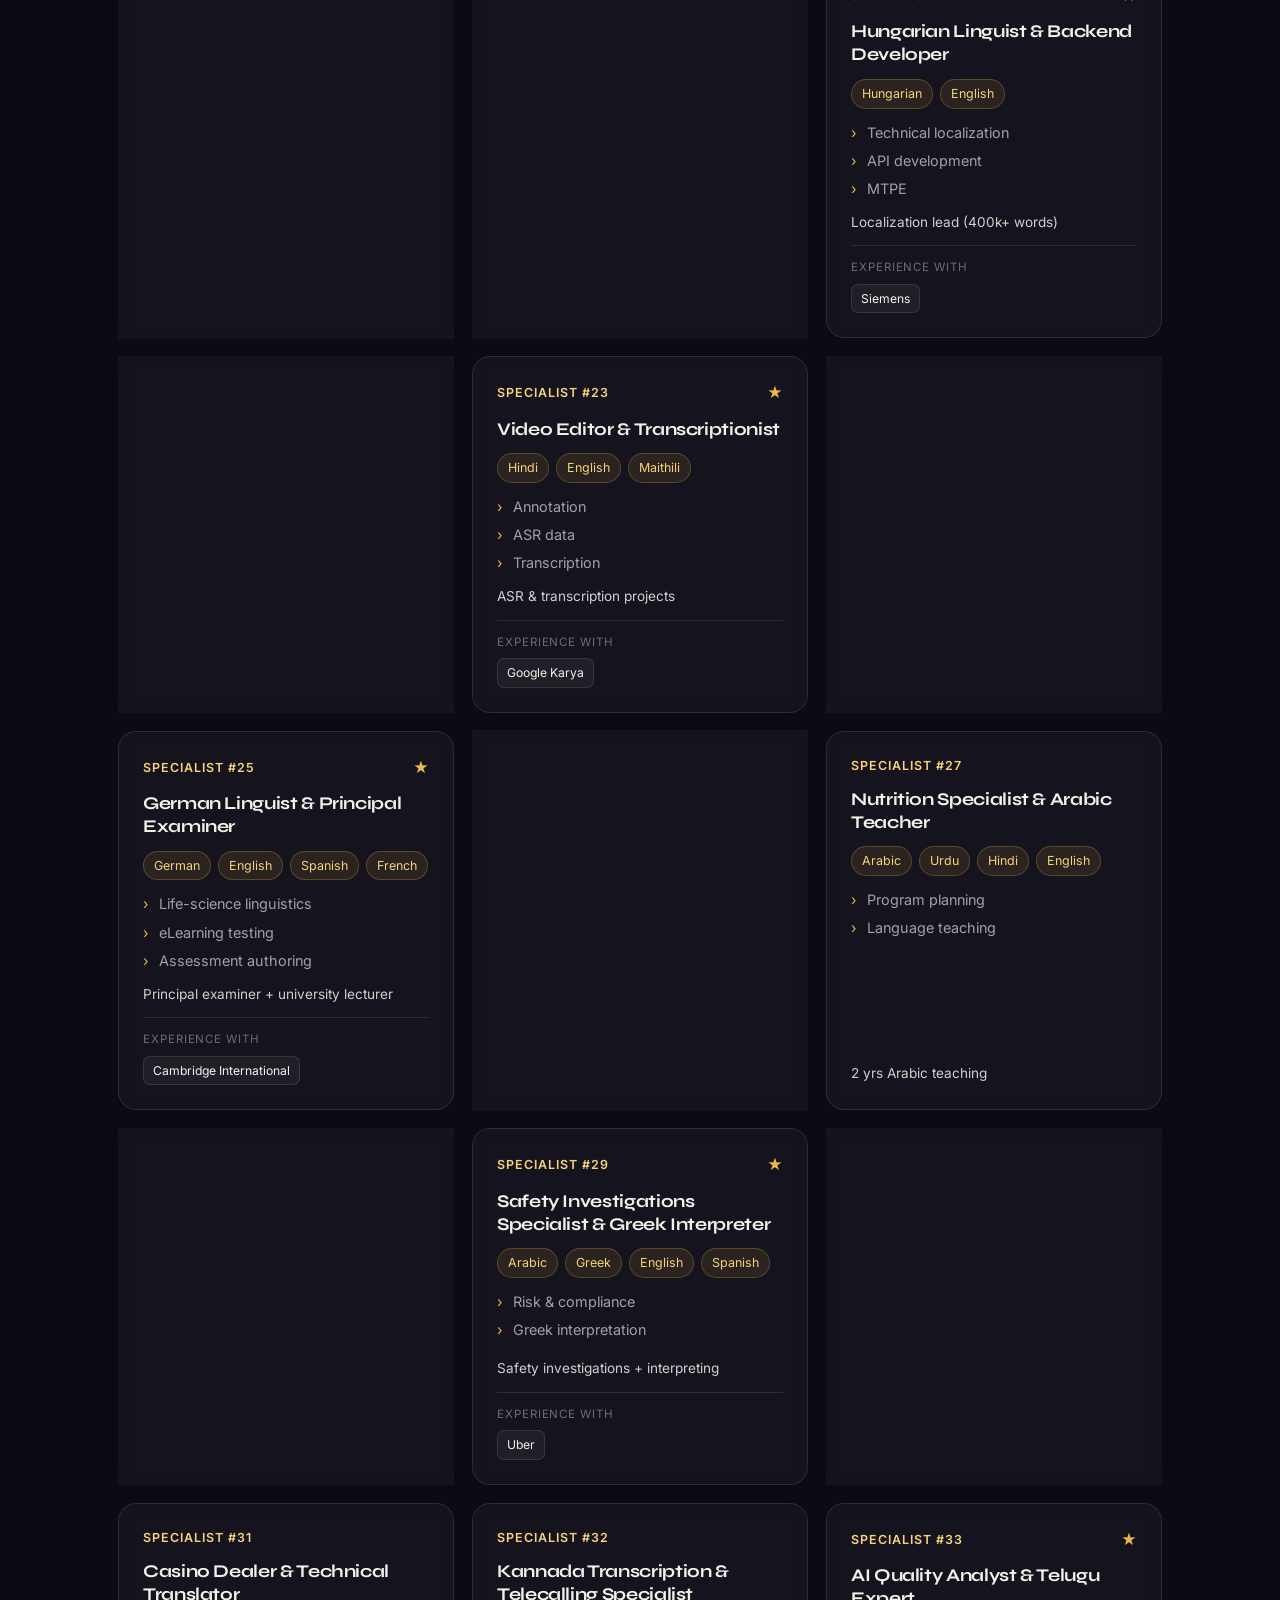
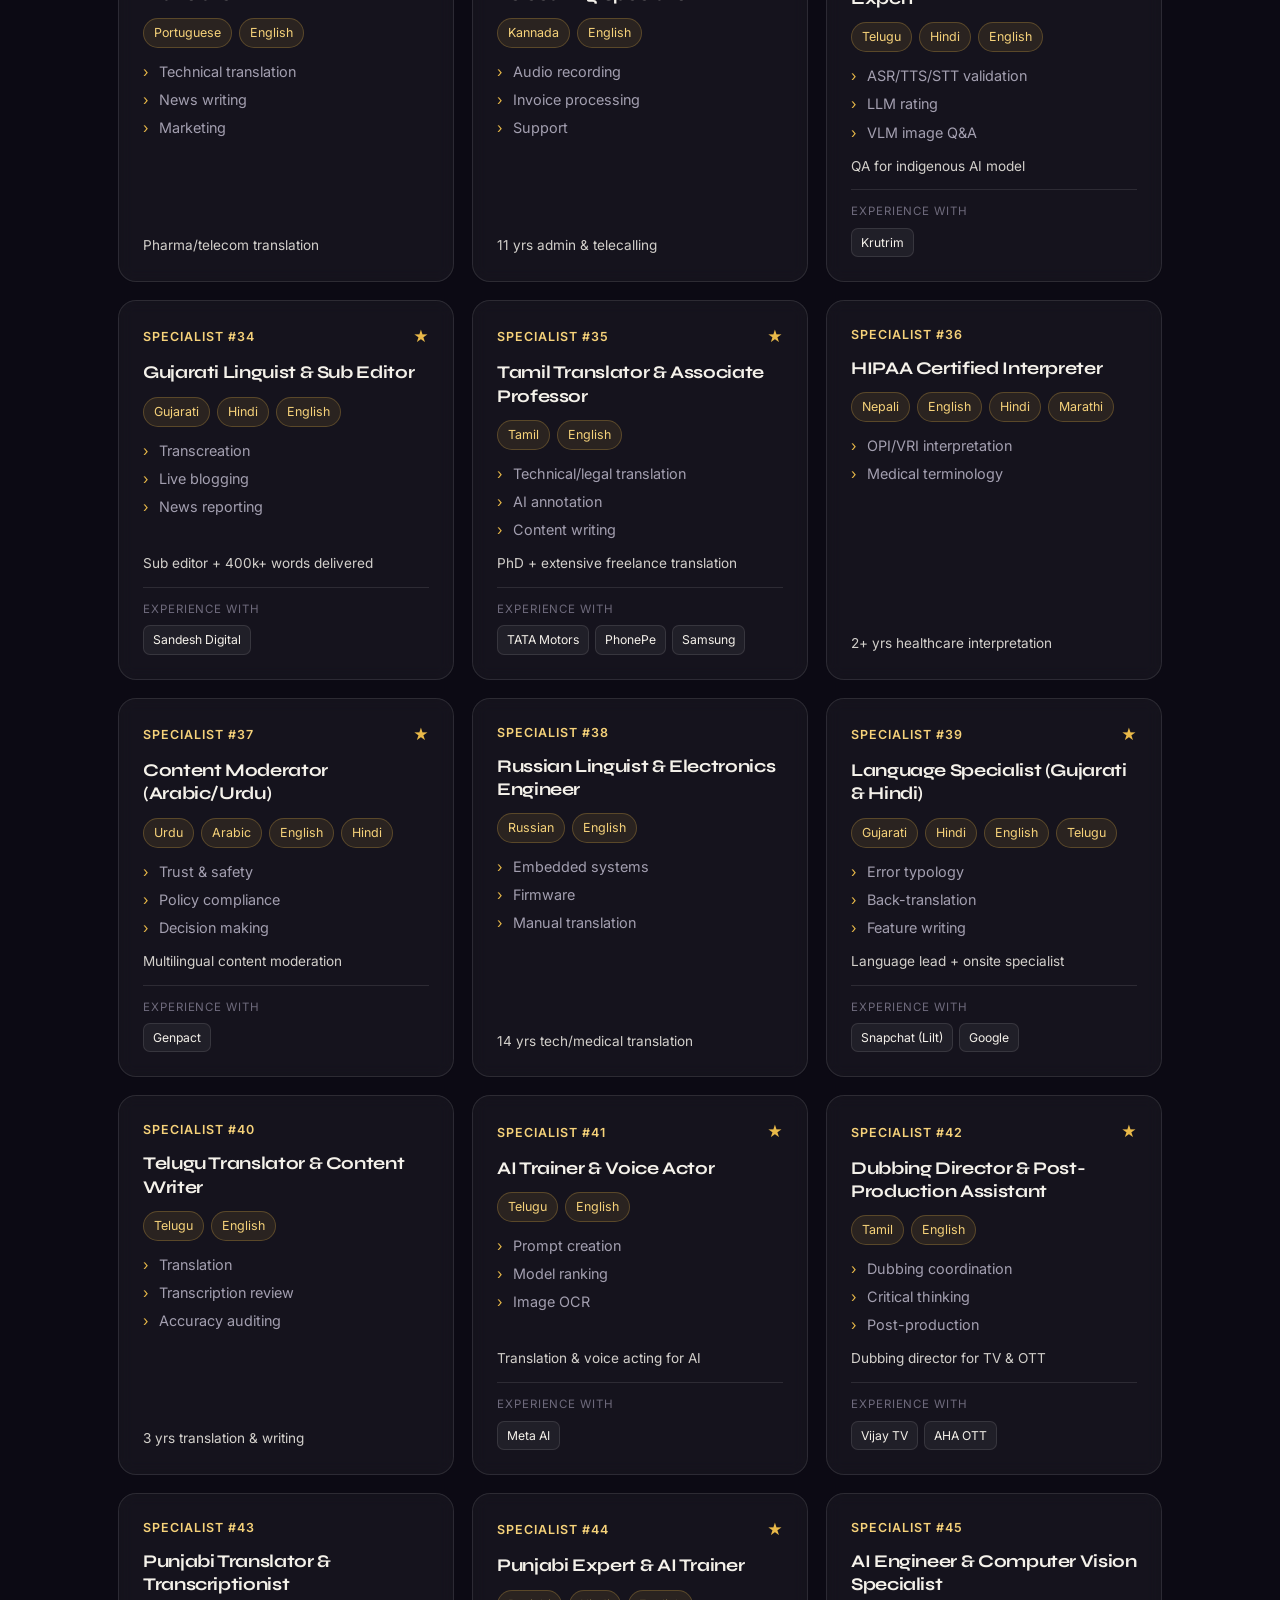
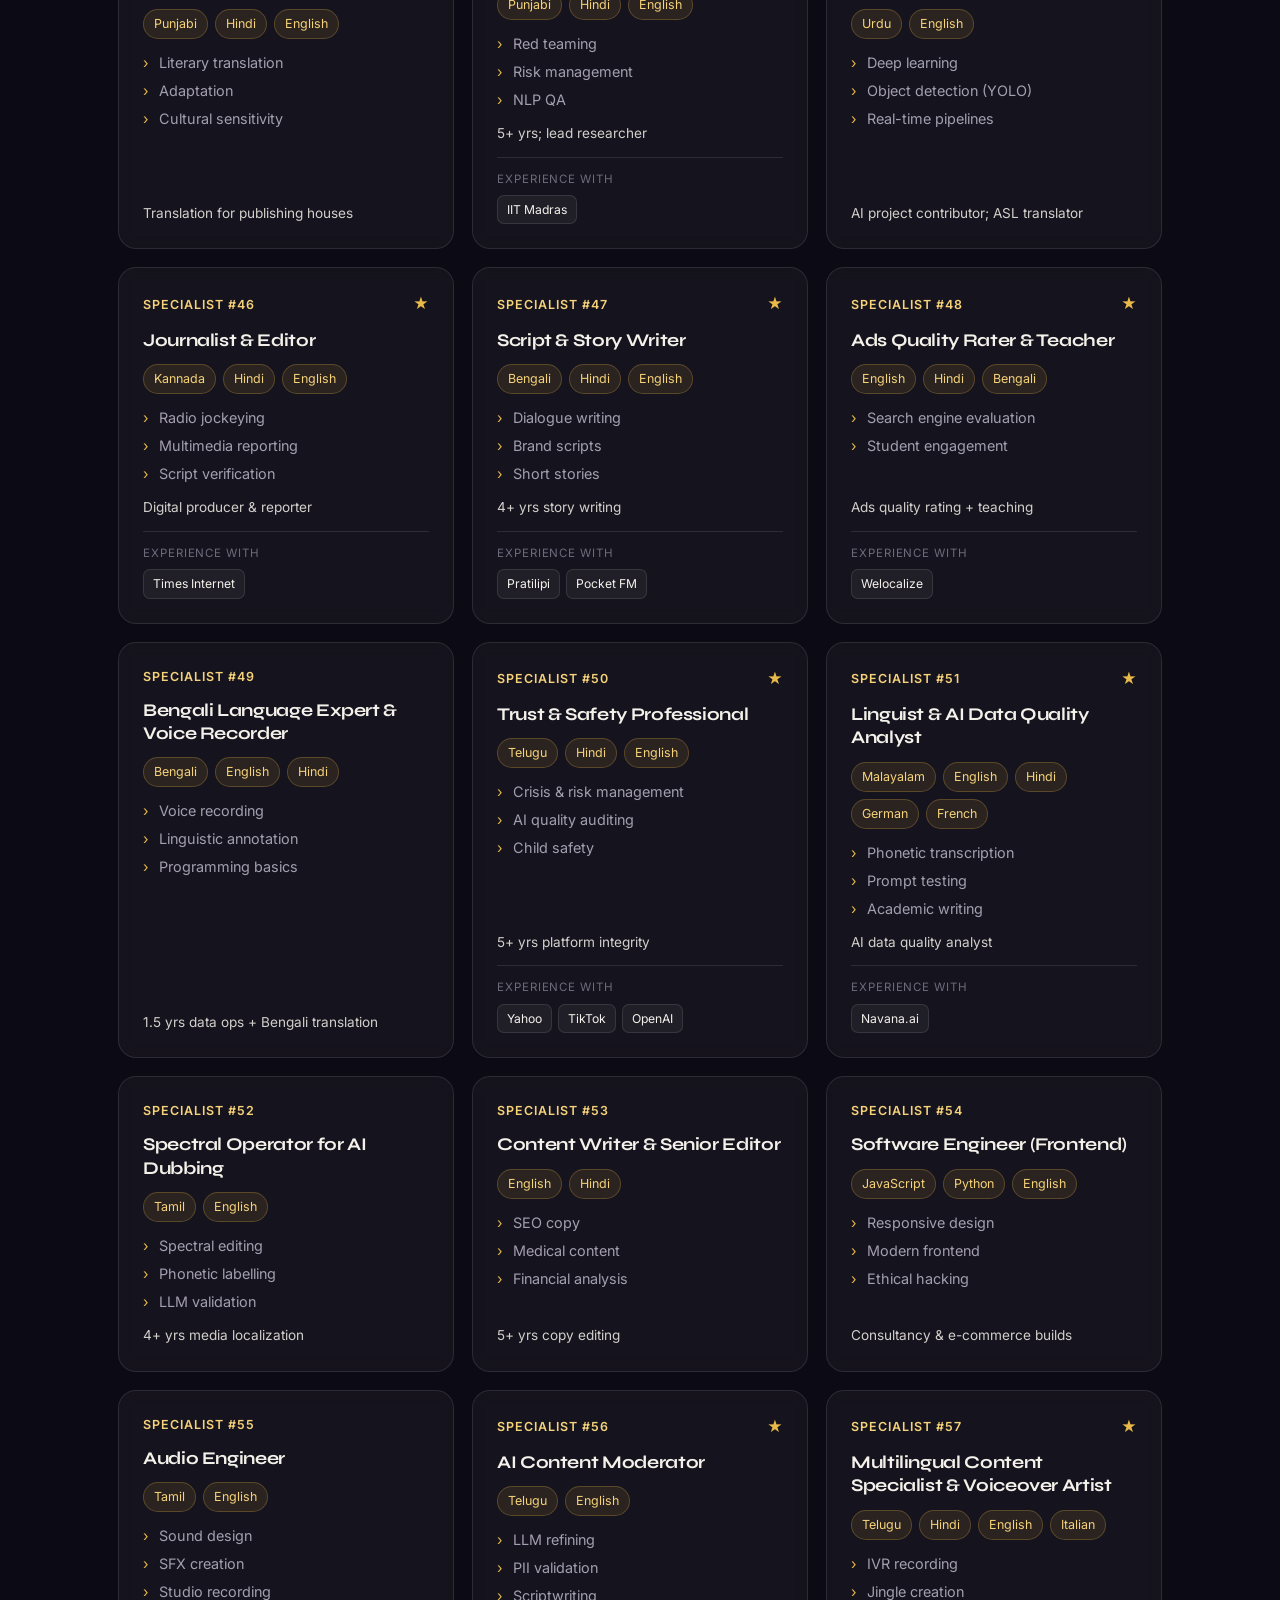
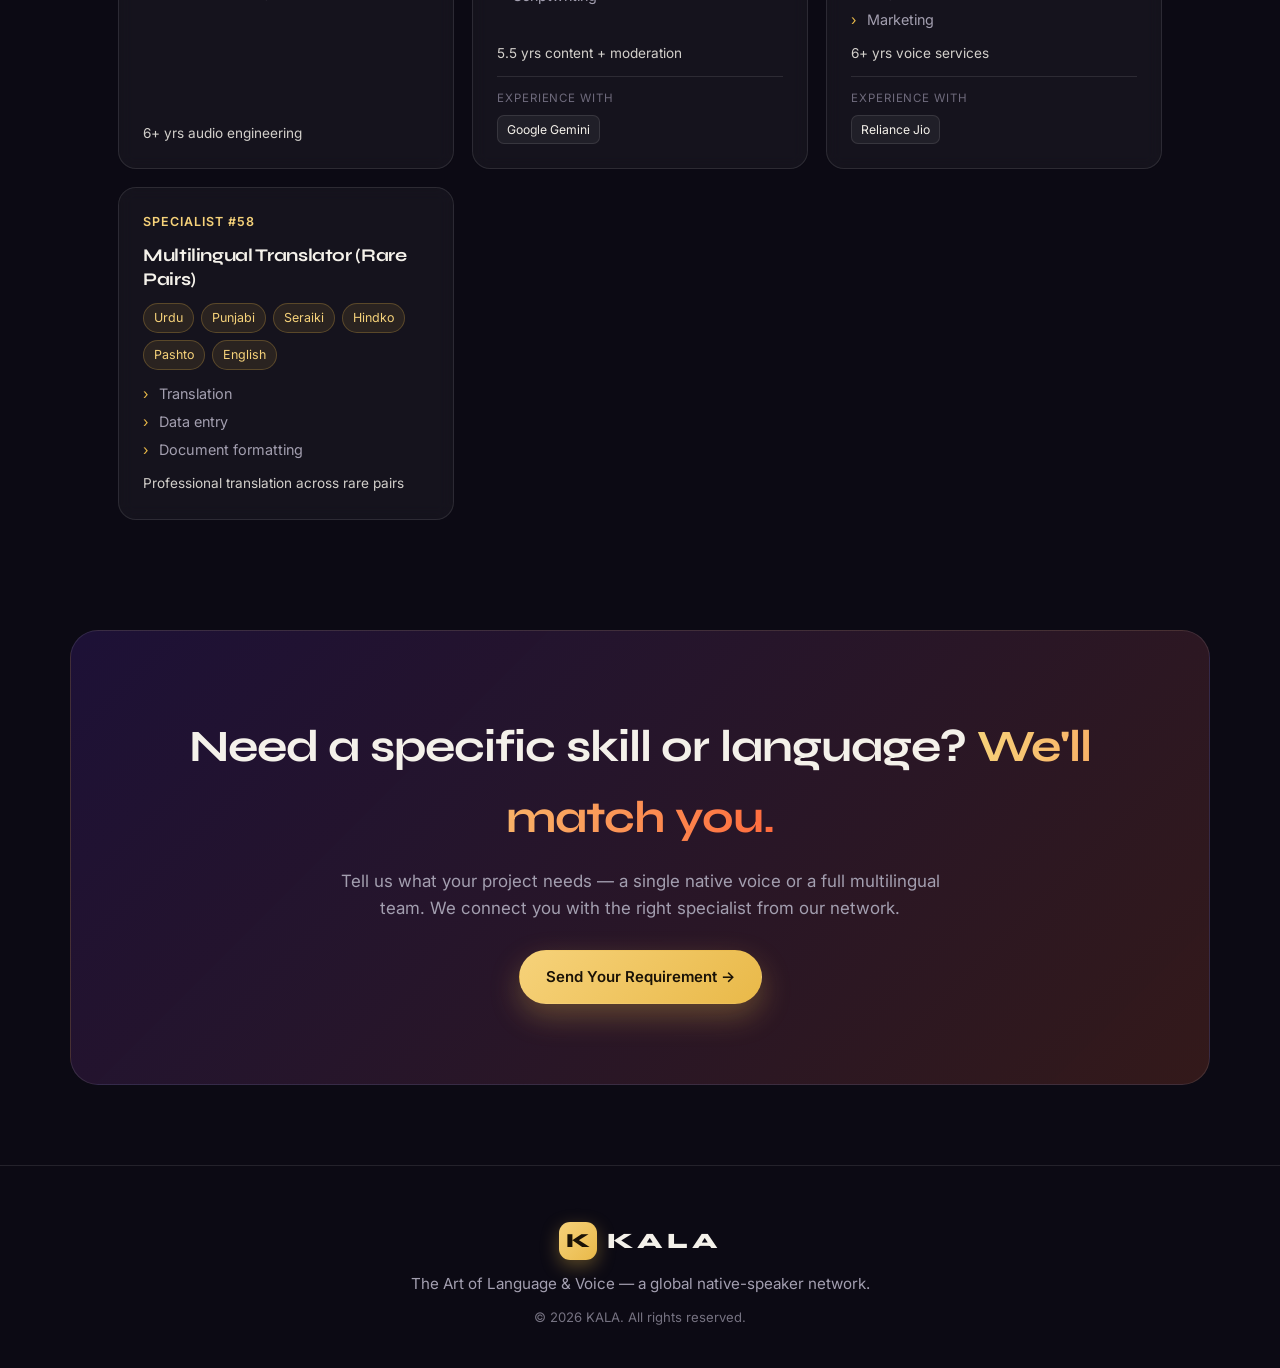
<file: kala/talent.html>
<!DOCTYPE html>
<html lang="en">
<head>
  <meta charset="UTF-8" />
  <meta name="viewport" content="width=device-width, initial-scale=1.0" />
  <title>Our Specialists — KALA Talent Network</title>
  <meta name="description" content="A curated, verified network of native-speaker specialists — linguists, voice artists, translators and AI-data experts across 40+ languages, with experience from leading global teams." />

  <link rel="preconnect" href="https://fonts.googleapis.com" />
  <link rel="preconnect" href="https://fonts.gstatic.com" crossorigin />
  <link href="https://fonts.googleapis.com/css2?family=Syne:wght@600;700;800&family=Inter:wght@300;400;500;600&display=swap" rel="stylesheet" />
  <link rel="stylesheet" href="style.css" />
</head>
<body>

  <!-- Animated background -->
  <div class="bg-orbs" aria-hidden="true">
    <span class="orb orb-1"></span>
    <span class="orb orb-2"></span>
    <span class="orb orb-3"></span>
  </div>

  <!-- Navbar -->
  <header class="nav" id="nav">
    <a href="index.html#home" class="brand">
      <span class="brand-mark">K</span>
      <span class="brand-text">KALA</span>
    </a>
    <nav class="nav-links">
      <a href="index.html#services">Services</a>
      <a href="talent.html">Specialists</a>
      <a href="index.html#why">Why KALA</a>
      <a href="index.html#request" class="nav-cta">Request a Quote</a>
    </nav>
    <button class="nav-burger" id="burger" aria-label="Menu">
      <span></span><span></span><span></span>
    </button>
  </header>

  <!-- Talent hero -->
  <section class="t-hero">
    <div class="t-hero-inner reveal in">
      <span class="eyebrow">कला &nbsp;•&nbsp; Our Specialists</span>
      <h1 class="t-hero-title">
        The people behind <span class="grad">every project.</span>
      </h1>
      <p class="t-hero-sub">
        A curated network of verified native speakers, linguists, voice artists and
        AI-data specialists. Profiles are kept <strong>anonymous for privacy</strong> —
        you see the skills and experience, we handle the introductions.
      </p>
    </div>
  </section>

  <!-- Company experience strip -->
  <section class="exp-strip">
    <p class="exp-label">Our specialists bring hands-on experience from teams such as</p>
    <div class="exp-marquee" aria-hidden="true">
      <div class="exp-track" id="expTrack"></div>
    </div>
    <p class="exp-note">Logos and names shown reflect specialists' past professional experience and do not imply partnership or endorsement.</p>
  </section>

  <!-- Controls -->
  <section class="section t-section">
    <div class="t-controls reveal in">
      <div class="t-filters" id="talentFilters">
        <button class="t-filter active" data-cat="all">All</button>
        <button class="t-filter" data-cat="ai">AI &amp; Data</button>
        <button class="t-filter" data-cat="translation">Translators</button>
        <button class="t-filter" data-cat="voice">Voice &amp; Media</button>
        <button class="t-filter" data-cat="tech">Tech</button>
        <button class="t-filter" data-cat="rare">Rare Languages</button>
      </div>
      <div class="t-searchwrap">
        <input type="text" id="talentSearch" placeholder="Search language or skill… e.g. Tamil, RLHF, voice-over" />
      </div>
    </div>

    <p class="t-resultline"><b id="talentCount">58</b> specialists in the network</p>

    <div class="t-grid" id="talentGrid"></div>

    <p class="t-empty" id="talentEmpty" hidden>No specialists match that search — try a different language or skill.</p>
  </section>

  <!-- CTA -->
  <section class="band reveal in" style="margin-bottom:80px;">
    <h2>Need a specific skill or language? <span class="grad">We'll match you.</span></h2>
    <p>
      Tell us what your project needs — a single native voice or a full multilingual team.
      We connect you with the right specialist from our network.
    </p>
    <a href="index.html#request" class="btn btn-primary">Send Your Requirement →</a>
  </section>

  <!-- Footer -->
  <footer class="footer">
    <div class="footer-brand">
      <span class="brand-mark">K</span>
      <span class="brand-text">KALA</span>
    </div>
    <p>The Art of Language &amp; Voice — a global native-speaker network.</p>
    <p class="copy">© <span id="yr"></span> KALA. All rights reserved.</p>
  </footer>

  <script src="talent.js"></script>
</body>
</html>
</file>
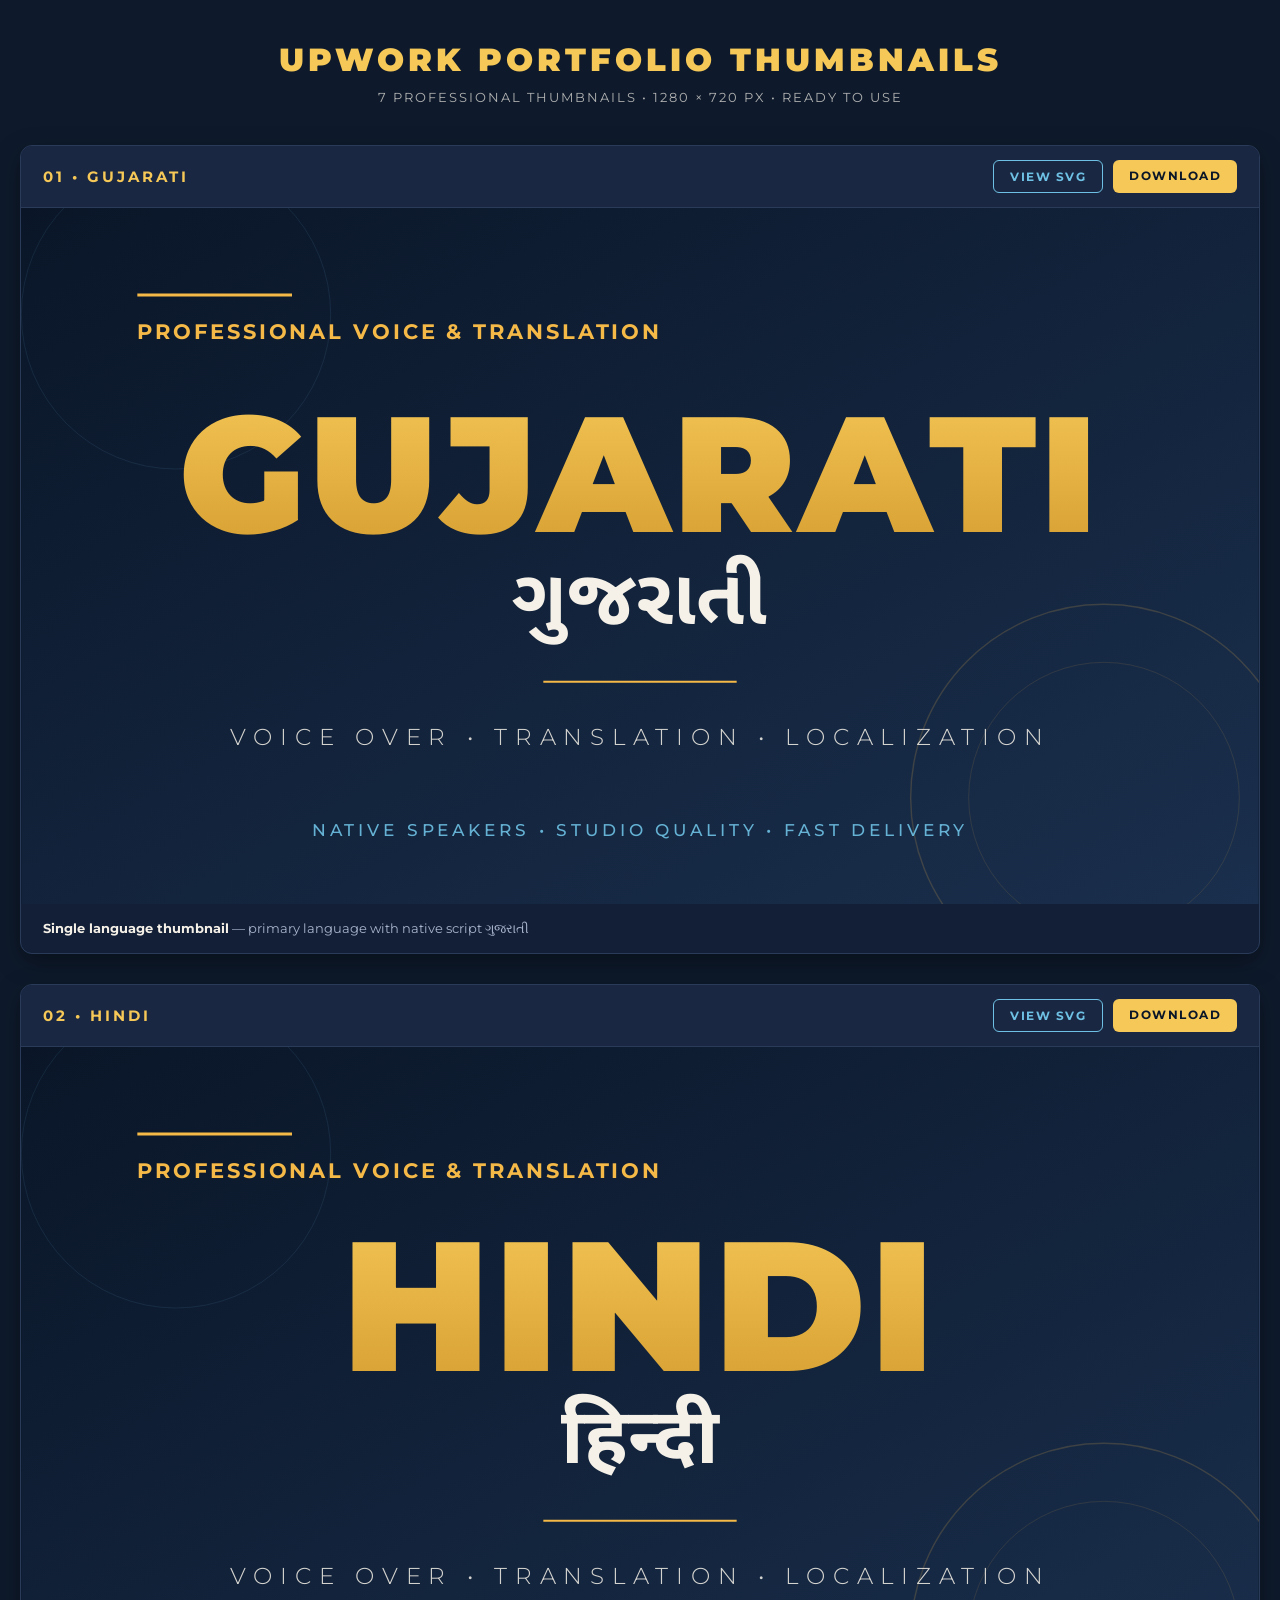
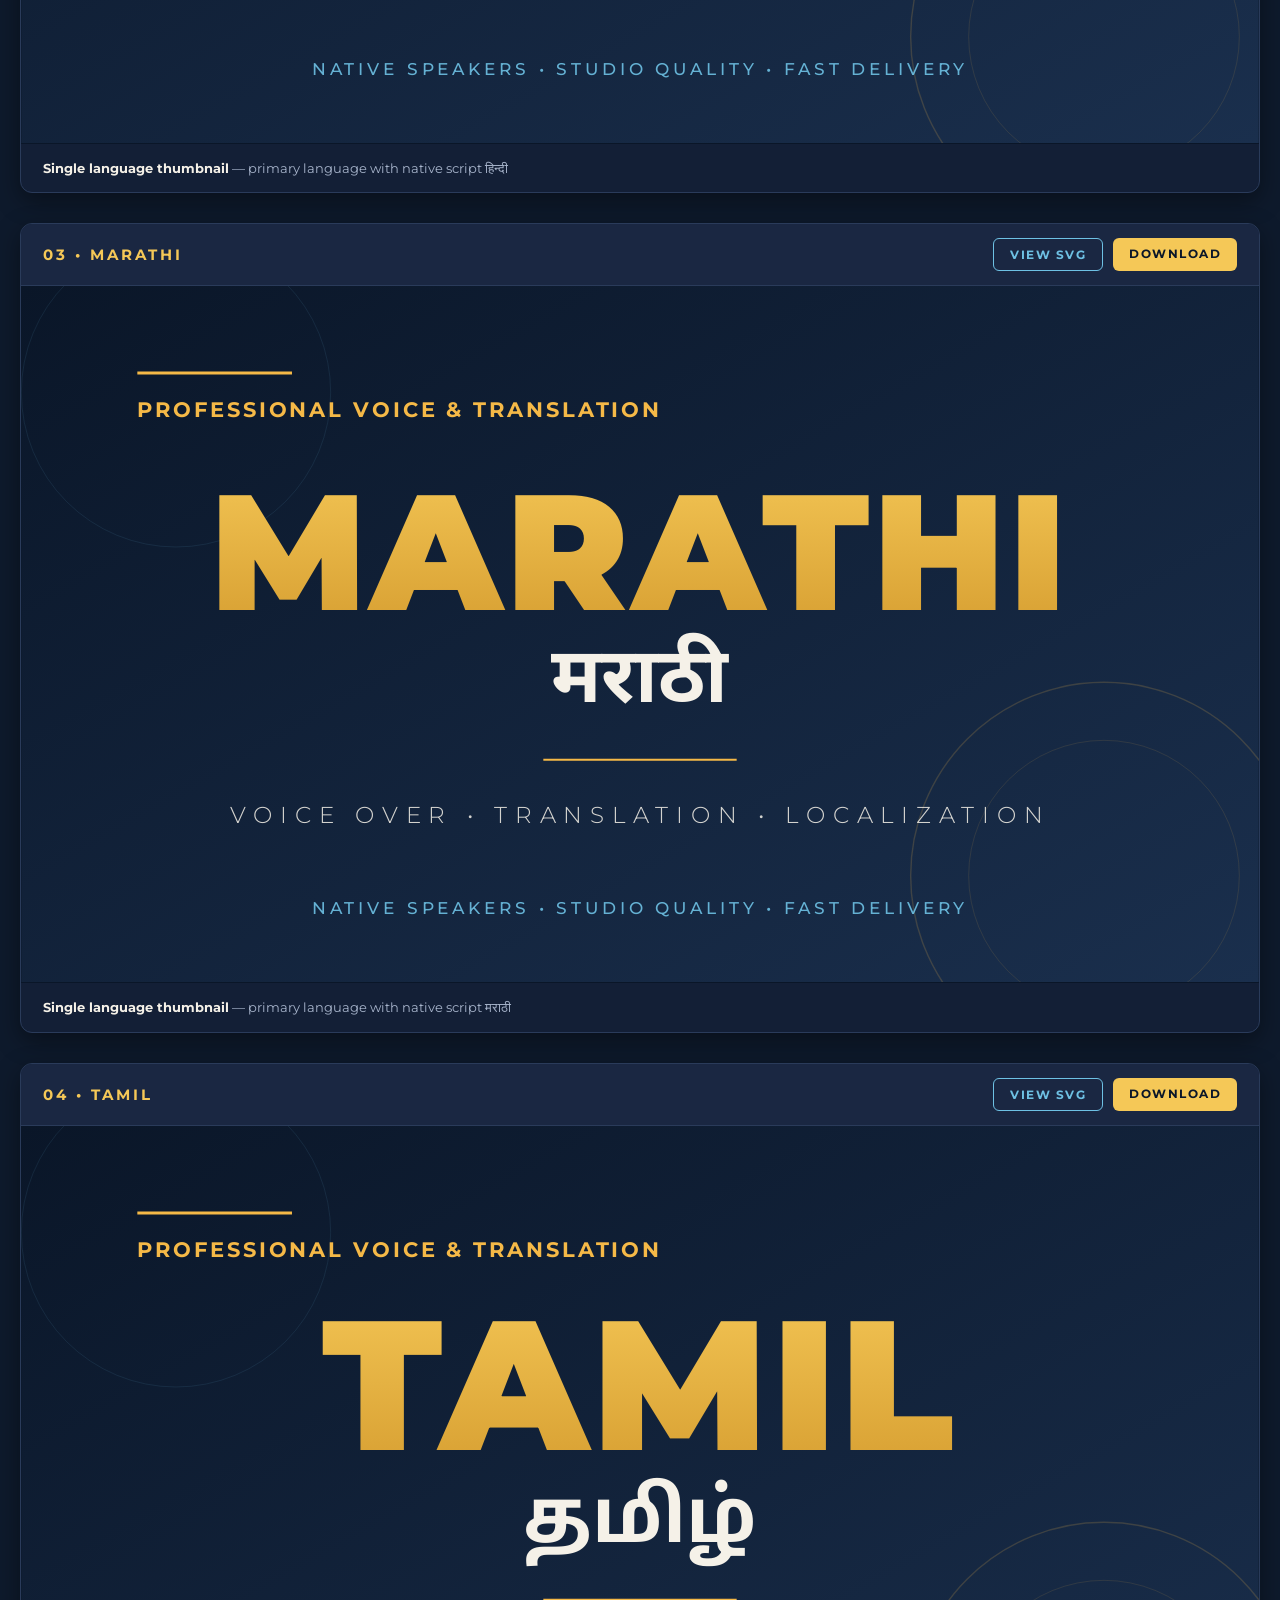
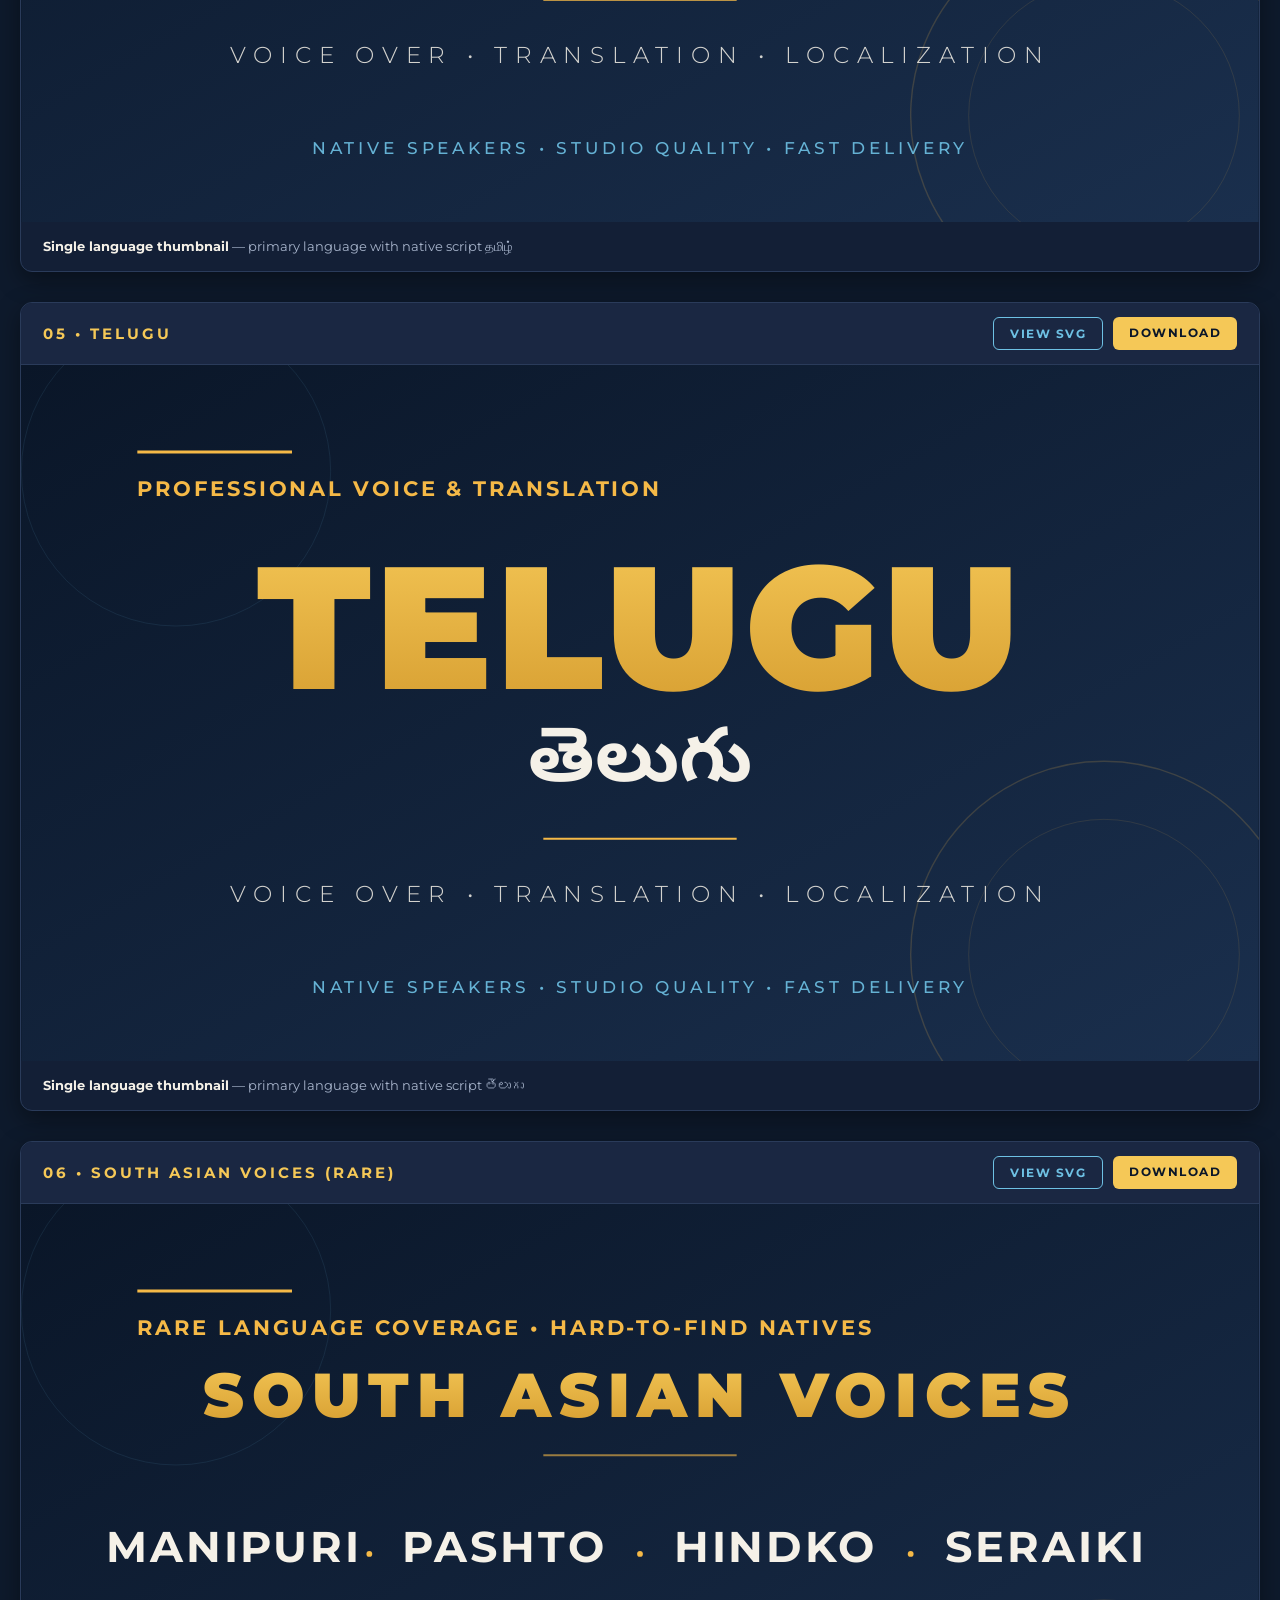
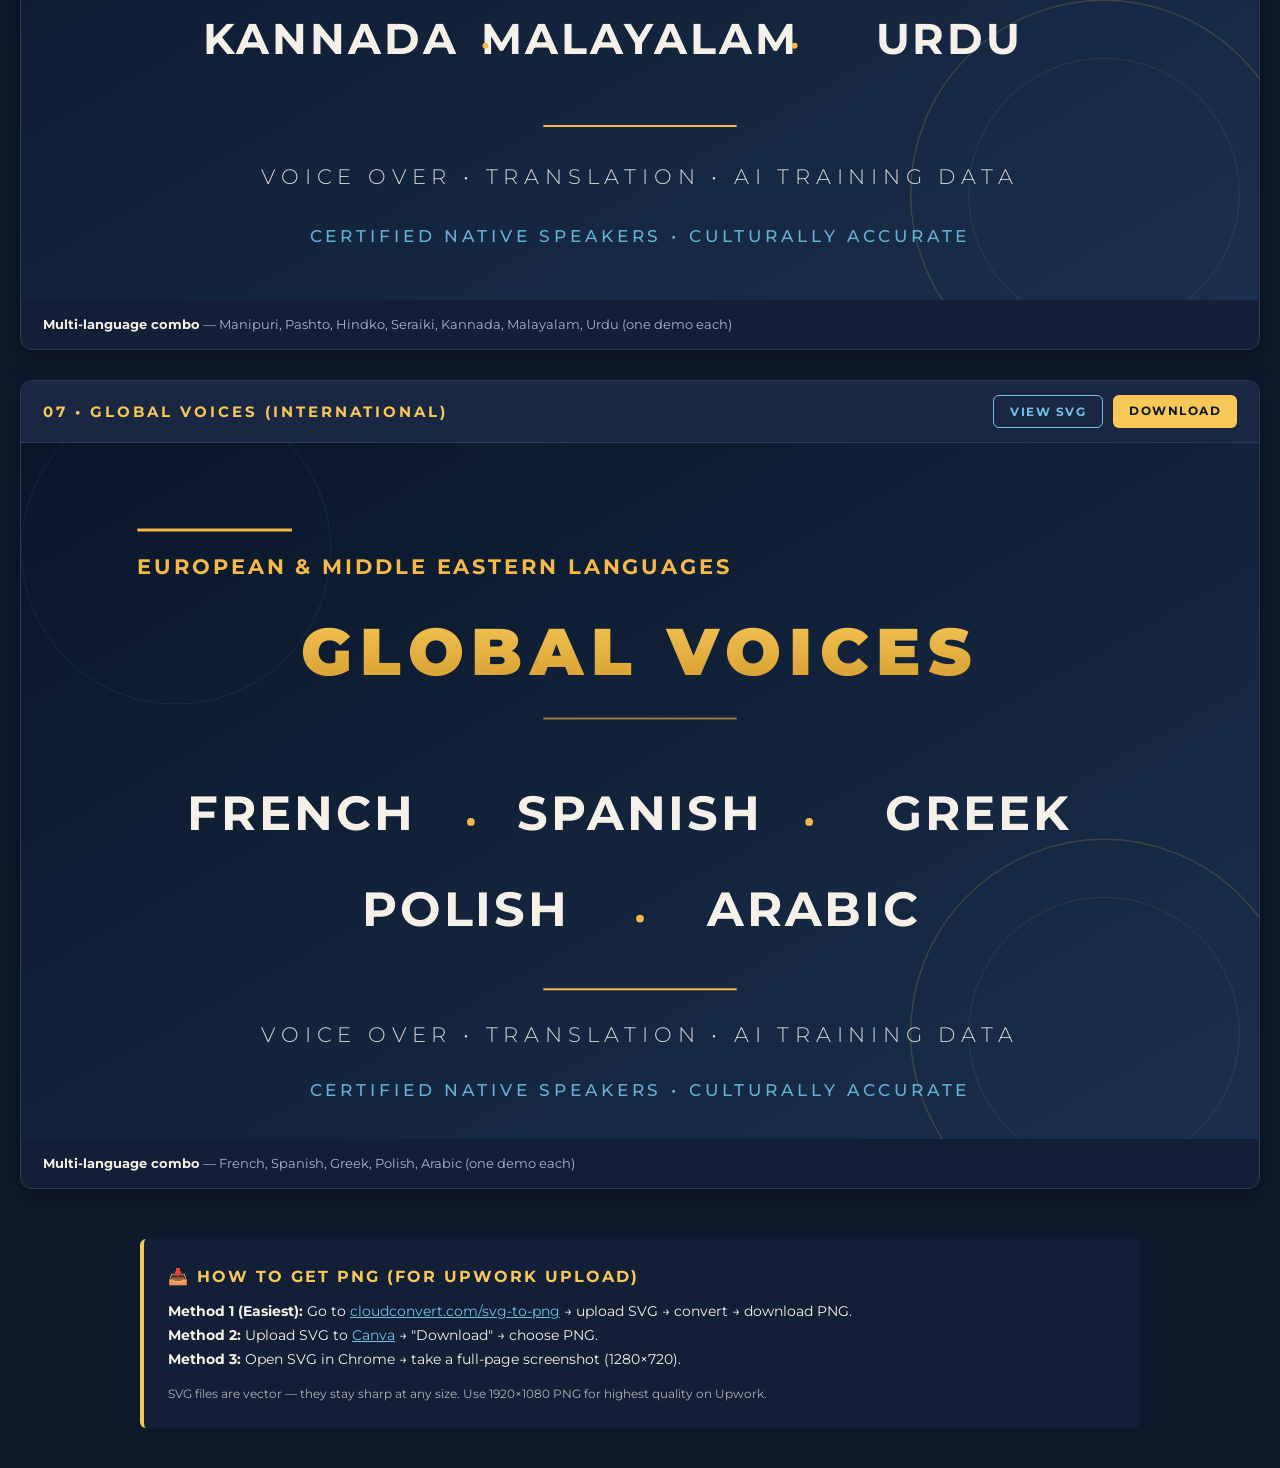
<file: upwork-portfolio/preview.html>
<!DOCTYPE html>
<html lang="en">
<head>
<meta charset="UTF-8">
<title>Upwork Portfolio Thumbnails - Preview</title>
<style>
  @import url('https://fonts.googleapis.com/css2?family=Montserrat:wght@300;400;700;900&family=Noto+Sans+Devanagari:wght@400;700&family=Noto+Sans+Gujarati:wght@400;700&family=Noto+Sans+Tamil:wght@400;700&family=Noto+Sans+Telugu:wght@400;700&display=swap');
  * { box-sizing: border-box; margin: 0; padding: 0; }
  body {
    font-family: 'Montserrat', sans-serif;
    background: #0E1A2C;
    color: #F5F1E8;
    padding: 40px 20px;
    min-height: 100vh;
  }
  h1 { color: #F5C857; text-align: center; margin-bottom: 10px; font-weight: 900; letter-spacing: 4px; }
  .sub { text-align: center; opacity: 0.7; margin-bottom: 40px; letter-spacing: 2px; font-size: 13px; }
  .grid {
    max-width: 1320px;
    margin: 0 auto;
    display: grid;
    gap: 30px;
  }
  .card {
    background: #131F36;
    border: 1px solid #2A3B5A;
    border-radius: 12px;
    overflow: hidden;
    box-shadow: 0 8px 24px rgba(0,0,0,0.4);
  }
  .card-header {
    padding: 14px 22px;
    display: flex;
    justify-content: space-between;
    align-items: center;
    background: #1A2742;
    border-bottom: 1px solid #2A3B5A;
  }
  .card-header h3 { font-size: 15px; letter-spacing: 3px; color: #F5C857; }
  .actions { display: flex; gap: 10px; }
  .btn {
    padding: 8px 16px;
    background: #F5C857;
    color: #0A1628;
    border: none;
    border-radius: 6px;
    font-family: 'Montserrat', sans-serif;
    font-weight: 700;
    font-size: 12px;
    letter-spacing: 1.5px;
    cursor: pointer;
    text-decoration: none;
    display: inline-block;
  }
  .btn:hover { background: #FFD876; }
  .btn.outline { background: transparent; color: #6EC1E4; border: 1px solid #6EC1E4; }
  .btn.outline:hover { background: #6EC1E4; color: #0A1628; }
  .thumb-wrap {
    width: 100%;
    aspect-ratio: 16 / 9;
    background: #0A1628;
    overflow: hidden;
  }
  .thumb-wrap img, .thumb-wrap object {
    width: 100%;
    height: 100%;
    display: block;
  }
  .info {
    padding: 14px 22px;
    font-size: 13px;
    color: #A8B5CC;
    line-height: 1.6;
  }
  .info strong { color: #F5F1E8; }
  .footer-note {
    max-width: 1000px;
    margin: 50px auto 0;
    padding: 24px;
    background: #131F36;
    border-left: 4px solid #F5C857;
    border-radius: 6px;
    line-height: 1.7;
    font-size: 14px;
  }
  .footer-note h2 { color: #F5C857; margin-bottom: 10px; font-size: 16px; letter-spacing: 2px; }
</style>
</head>
<body>
  <h1>UPWORK PORTFOLIO THUMBNAILS</h1>
  <div class="sub">7 PROFESSIONAL THUMBNAILS  •  1280 × 720 PX  •  READY TO USE</div>

  <div class="grid">
    <div class="card">
      <div class="card-header">
        <h3>01  •  GUJARATI</h3>
        <div class="actions">
          <a class="btn outline" href="thumbnails/01-gujarati.svg" target="_blank">VIEW SVG</a>
          <a class="btn" href="thumbnails/01-gujarati.svg" download>DOWNLOAD</a>
        </div>
      </div>
      <div class="thumb-wrap"><object type="image/svg+xml" data="thumbnails/01-gujarati.svg"></object></div>
      <div class="info"><strong>Single language thumbnail</strong> — primary language with native script ગુજરાતી</div>
    </div>

    <div class="card">
      <div class="card-header">
        <h3>02  •  HINDI</h3>
        <div class="actions">
          <a class="btn outline" href="thumbnails/02-hindi.svg" target="_blank">VIEW SVG</a>
          <a class="btn" href="thumbnails/02-hindi.svg" download>DOWNLOAD</a>
        </div>
      </div>
      <div class="thumb-wrap"><object type="image/svg+xml" data="thumbnails/02-hindi.svg"></object></div>
      <div class="info"><strong>Single language thumbnail</strong> — primary language with native script हिन्दी</div>
    </div>

    <div class="card">
      <div class="card-header">
        <h3>03  •  MARATHI</h3>
        <div class="actions">
          <a class="btn outline" href="thumbnails/03-marathi.svg" target="_blank">VIEW SVG</a>
          <a class="btn" href="thumbnails/03-marathi.svg" download>DOWNLOAD</a>
        </div>
      </div>
      <div class="thumb-wrap"><object type="image/svg+xml" data="thumbnails/03-marathi.svg"></object></div>
      <div class="info"><strong>Single language thumbnail</strong> — primary language with native script मराठी</div>
    </div>

    <div class="card">
      <div class="card-header">
        <h3>04  •  TAMIL</h3>
        <div class="actions">
          <a class="btn outline" href="thumbnails/04-tamil.svg" target="_blank">VIEW SVG</a>
          <a class="btn" href="thumbnails/04-tamil.svg" download>DOWNLOAD</a>
        </div>
      </div>
      <div class="thumb-wrap"><object type="image/svg+xml" data="thumbnails/04-tamil.svg"></object></div>
      <div class="info"><strong>Single language thumbnail</strong> — primary language with native script தமிழ்</div>
    </div>

    <div class="card">
      <div class="card-header">
        <h3>05  •  TELUGU</h3>
        <div class="actions">
          <a class="btn outline" href="thumbnails/05-telugu.svg" target="_blank">VIEW SVG</a>
          <a class="btn" href="thumbnails/05-telugu.svg" download>DOWNLOAD</a>
        </div>
      </div>
      <div class="thumb-wrap"><object type="image/svg+xml" data="thumbnails/05-telugu.svg"></object></div>
      <div class="info"><strong>Single language thumbnail</strong> — primary language with native script తెలుగు</div>
    </div>

    <div class="card">
      <div class="card-header">
        <h3>06  •  SOUTH ASIAN VOICES (RARE)</h3>
        <div class="actions">
          <a class="btn outline" href="thumbnails/06-south-asian-rare.svg" target="_blank">VIEW SVG</a>
          <a class="btn" href="thumbnails/06-south-asian-rare.svg" download>DOWNLOAD</a>
        </div>
      </div>
      <div class="thumb-wrap"><object type="image/svg+xml" data="thumbnails/06-south-asian-rare.svg"></object></div>
      <div class="info"><strong>Multi-language combo</strong> — Manipuri, Pashto, Hindko, Seraiki, Kannada, Malayalam, Urdu (one demo each)</div>
    </div>

    <div class="card">
      <div class="card-header">
        <h3>07  •  GLOBAL VOICES (INTERNATIONAL)</h3>
        <div class="actions">
          <a class="btn outline" href="thumbnails/07-international.svg" target="_blank">VIEW SVG</a>
          <a class="btn" href="thumbnails/07-international.svg" download>DOWNLOAD</a>
        </div>
      </div>
      <div class="thumb-wrap"><object type="image/svg+xml" data="thumbnails/07-international.svg"></object></div>
      <div class="info"><strong>Multi-language combo</strong> — French, Spanish, Greek, Polish, Arabic (one demo each)</div>
    </div>
  </div>

  <div class="footer-note">
    <h2>📥 HOW TO GET PNG (FOR UPWORK UPLOAD)</h2>
    <p><strong>Method 1 (Easiest):</strong> Go to <a href="https://cloudconvert.com/svg-to-png" target="_blank" style="color:#6EC1E4;">cloudconvert.com/svg-to-png</a> → upload SVG → convert → download PNG.</p>
    <p><strong>Method 2:</strong> Upload SVG to <a href="https://www.canva.com" target="_blank" style="color:#6EC1E4;">Canva</a> → "Download" → choose PNG.</p>
    <p><strong>Method 3:</strong> Open SVG in Chrome → take a full-page screenshot (1280×720).</p>
    <p style="margin-top:12px;opacity:0.7;font-size:12px;">SVG files are vector — they stay sharp at any size. Use 1920×1080 PNG for highest quality on Upwork.</p>
  </div>
</body>
</html>
</file>
<file: style.css>
/* ========================================
   NATIVE VOICE NETWORK - PORTFOLIO WEBSITE
   Colors: Deep Blue + Gold + Cream (Lucky)
   ======================================== */

:root {
    --primary: #1A56DB;
    --primary-dark: #1E3A8A;
    --accent: #D4AF37;
    --accent-light: #F5C518;
    --cream: #FAF9F6;
    --white: #FFFFFF;
    --dark: #1a1a2e;
    --gray-100: #f7f7f8;
    --gray-200: #e8e8ec;
    --gray-300: #d1d1d9;
    --gray-500: #71717a;
    --gray-700: #3f3f46;
    --gray-900: #18181b;
    --green: #27AE60;
    --red: #E74C3C;
    --shadow: 0 4px 20px rgba(0,0,0,0.08);
    --shadow-lg: 0 10px 40px rgba(0,0,0,0.12);
    --radius: 12px;
    --radius-sm: 8px;
    --transition: all 0.3s ease;
}

* {
    margin: 0;
    padding: 0;
    box-sizing: border-box;
}

body {
    font-family: 'Inter', -apple-system, BlinkMacSystemFont, sans-serif;
    background: var(--cream);
    color: var(--gray-900);
    line-height: 1.6;
    overflow-x: hidden;
}

.container {
    max-width: 1200px;
    margin: 0 auto;
    padding: 0 24px;
}

/* ========================================
   HERO SECTION
   ======================================== */

.hero {
    position: relative;
    min-height: 85vh;
    display: flex;
    align-items: center;
    background: linear-gradient(135deg, var(--primary-dark) 0%, var(--primary) 50%, #2563eb 100%);
    overflow: hidden;
}

.hero::before {
    content: '';
    position: absolute;
    top: -50%;
    right: -20%;
    width: 600px;
    height: 600px;
    border-radius: 50%;
    background: radial-gradient(circle, rgba(212,175,55,0.15) 0%, transparent 70%);
}

.hero::after {
    content: '';
    position: absolute;
    bottom: -30%;
    left: -10%;
    width: 400px;
    height: 400px;
    border-radius: 50%;
    background: radial-gradient(circle, rgba(255,255,255,0.05) 0%, transparent 70%);
}

.hero-content {
    position: relative;
    z-index: 2;
    text-align: center;
    color: var(--white);
    padding: 60px 0;
}

.hero-title {
    font-family: 'Playfair Display', serif;
    font-size: clamp(2.5rem, 6vw, 4.5rem);
    font-weight: 700;
    margin-bottom: 20px;
    letter-spacing: -0.5px;
    text-shadow: 0 2px 10px rgba(0,0,0,0.2);
}

.hero-subtitle {
    font-size: clamp(1rem, 2.5vw, 1.3rem);
    font-weight: 300;
    max-width: 700px;
    margin: 0 auto 40px;
    opacity: 0.9;
    line-height: 1.8;
}

.hero-stats {
    display: flex;
    justify-content: center;
    gap: 50px;
    margin-bottom: 40px;
    flex-wrap: wrap;
}

.stat {
    text-align: center;
}

.stat-number {
    display: block;
    font-size: 2.5rem;
    font-weight: 700;
    color: var(--accent);
    font-family: 'Playfair Display', serif;
}

.stat-label {
    font-size: 0.9rem;
    opacity: 0.8;
    text-transform: uppercase;
    letter-spacing: 1px;
}

.cta-btn {
    display: inline-block;
    background: var(--accent);
    color: var(--dark);
    padding: 14px 36px;
    border-radius: 50px;
    text-decoration: none;
    font-weight: 600;
    font-size: 1rem;
    transition: var(--transition);
    border: none;
    cursor: pointer;
    box-shadow: 0 4px 15px rgba(212,175,55,0.3);
}

.cta-btn:hover {
    background: var(--accent-light);
    transform: translateY(-2px);
    box-shadow: 0 6px 25px rgba(212,175,55,0.4);
}

/* ========================================
   SERVICES SECTION
   ======================================== */

.services {
    padding: 100px 0;
    background: var(--white);
}

.section-title {
    font-family: 'Playfair Display', serif;
    font-size: clamp(1.8rem, 4vw, 2.5rem);
    text-align: center;
    color: var(--primary-dark);
    margin-bottom: 15px;
}

.section-desc {
    text-align: center;
    color: var(--gray-500);
    max-width: 600px;
    margin: 0 auto 50px;
    font-size: 1.05rem;
}

.services-grid {
    display: grid;
    grid-template-columns: repeat(auto-fit, minmax(260px, 1fr));
    gap: 30px;
}

.service-card {
    background: var(--cream);
    border-radius: var(--radius);
    padding: 40px 30px;
    text-align: center;
    transition: var(--transition);
    border: 1px solid var(--gray-200);
}

.service-card:hover {
    transform: translateY(-5px);
    box-shadow: var(--shadow-lg);
    border-color: var(--accent);
}

.service-icon {
    font-size: 2.5rem;
    margin-bottom: 20px;
}

.service-card h3 {
    font-size: 1.15rem;
    font-weight: 600;
    margin-bottom: 12px;
    color: var(--primary-dark);
}

.service-card p {
    color: var(--gray-500);
    font-size: 0.95rem;
    line-height: 1.7;
}

/* ========================================
   LANGUAGES / FILTER SECTION
   ======================================== */

.languages {
    padding: 100px 0;
    background: var(--cream);
}

.filter-bar {
    display: flex;
    justify-content: center;
    flex-wrap: wrap;
    gap: 10px;
    margin-bottom: 30px;
}

.filter-btn {
    padding: 10px 22px;
    border: 2px solid var(--gray-200);
    border-radius: 50px;
    background: var(--white);
    cursor: pointer;
    font-size: 0.9rem;
    font-weight: 500;
    color: var(--gray-700);
    transition: var(--transition);
}

.filter-btn:hover {
    border-color: var(--primary);
    color: var(--primary);
}

.filter-btn.active {
    background: var(--primary);
    color: var(--white);
    border-color: var(--primary);
}

.search-box {
    max-width: 400px;
    margin: 0 auto 40px;
}

.search-box input {
    width: 100%;
    padding: 14px 20px;
    border: 2px solid var(--gray-200);
    border-radius: 50px;
    font-size: 1rem;
    outline: none;
    transition: var(--transition);
    background: var(--white);
}

.search-box input:focus {
    border-color: var(--primary);
    box-shadow: 0 0 0 3px rgba(26,86,219,0.1);
}

/* Language Grid */
.language-grid {
    display: grid;
    grid-template-columns: repeat(auto-fill, minmax(200px, 1fr));
    gap: 16px;
}

.language-card {
    background: var(--white);
    border: 2px solid var(--gray-200);
    border-radius: var(--radius-sm);
    padding: 20px;
    cursor: pointer;
    transition: var(--transition);
    text-align: center;
    position: relative;
    overflow: hidden;
}

.language-card:hover {
    border-color: var(--primary);
    transform: translateY(-3px);
    box-shadow: var(--shadow);
}

.language-card.has-audio::after {
    content: '&#9654;';
    position: absolute;
    top: 10px;
    right: 10px;
    width: 24px;
    height: 24px;
    background: var(--green);
    color: white;
    border-radius: 50%;
    display: flex;
    align-items: center;
    justify-content: center;
    font-size: 10px;
}

.language-card .lang-name {
    font-weight: 600;
    font-size: 1.05rem;
    color: var(--gray-900);
    margin-bottom: 6px;
}

.language-card .lang-category {
    font-size: 0.78rem;
    color: var(--gray-500);
    text-transform: uppercase;
    letter-spacing: 0.5px;
}

.language-card .lang-badge {
    display: inline-block;
    margin-top: 8px;
    padding: 3px 10px;
    border-radius: 20px;
    font-size: 0.7rem;
    font-weight: 600;
    text-transform: uppercase;
}

.badge-rare {
    background: #FEF3CD;
    color: #856404;
}

.badge-indian {
    background: #D4EDDA;
    color: #155724;
}

.badge-european {
    background: #CCE5FF;
    color: #004085;
}

.badge-asian {
    background: #F8D7DA;
    color: #721C24;
}

/* ========================================
   MODAL
   ======================================== */

.modal {
    display: none;
    position: fixed;
    top: 0;
    left: 0;
    width: 100%;
    height: 100%;
    background: rgba(0,0,0,0.6);
    z-index: 1000;
    align-items: center;
    justify-content: center;
    padding: 20px;
    backdrop-filter: blur(4px);
}

.modal.active {
    display: flex;
}

.modal-content {
    background: var(--white);
    border-radius: var(--radius);
    max-width: 500px;
    width: 100%;
    max-height: 80vh;
    overflow-y: auto;
    position: relative;
    animation: modalSlide 0.3s ease;
}

@keyframes modalSlide {
    from { transform: translateY(30px); opacity: 0; }
    to { transform: translateY(0); opacity: 1; }
}

.modal-close {
    position: absolute;
    top: 15px;
    right: 20px;
    background: none;
    border: none;
    font-size: 1.8rem;
    cursor: pointer;
    color: var(--gray-500);
    z-index: 10;
}

.modal-header {
    padding: 30px 30px 15px;
    border-bottom: 1px solid var(--gray-200);
}

.modal-header h3 {
    font-family: 'Playfair Display', serif;
    font-size: 1.5rem;
    color: var(--primary-dark);
}

.modal-badge {
    display: inline-block;
    margin-top: 8px;
    padding: 4px 12px;
    border-radius: 20px;
    font-size: 0.75rem;
    font-weight: 600;
    background: var(--accent);
    color: var(--dark);
}

.modal-body {
    padding: 25px 30px;
}

.speaker-info {
    margin-bottom: 20px;
    padding: 12px 16px;
    background: var(--gray-100);
    border-radius: var(--radius-sm);
    font-size: 0.9rem;
    color: var(--gray-700);
}

.audio-player {
    margin: 20px 0;
}

.audio-player audio {
    width: 100%;
    border-radius: 8px;
}

/* Individual speaker sample (supports multiple per language) */
.speaker-sample {
    margin: 0 0 16px 0;
}

.speaker-sample:last-child {
    margin-bottom: 0;
}

.speaker-sample-label {
    font-size: 0.85rem;
    font-weight: 600;
    color: var(--primary);
    margin-bottom: 6px;
}

.speaker-sample audio {
    width: 100%;
    border-radius: 8px;
}

.no-audio-msg {
    text-align: center;
    color: var(--gray-500);
    font-style: italic;
    padding: 20px;
    background: var(--gray-100);
    border-radius: var(--radius-sm);
}

.modal-services h4 {
    font-size: 0.9rem;
    text-transform: uppercase;
    letter-spacing: 0.5px;
    color: var(--gray-500);
    margin-bottom: 10px;
}

.modal-services ul {
    list-style: none;
    display: flex;
    flex-wrap: wrap;
    gap: 8px;
}

.modal-services ul li {
    padding: 5px 12px;
    background: var(--gray-100);
    border-radius: 20px;
    font-size: 0.8rem;
    color: var(--gray-700);
}

.modal-footer {
    padding: 20px 30px 30px;
    text-align: center;
}

/* ========================================
   UPLOAD / ADMIN SECTION
   ======================================== */

.upload-section {
    padding: 80px 0;
    background: var(--white);
}

.admin-toggle {
    text-align: center;
    margin-bottom: 30px;
}

.admin-btn {
    padding: 12px 30px;
    background: var(--gray-100);
    border: 2px solid var(--gray-200);
    border-radius: 50px;
    cursor: pointer;
    font-size: 0.95rem;
    font-weight: 500;
    transition: var(--transition);
}

.admin-btn:hover {
    border-color: var(--primary);
    color: var(--primary);
}

.admin-panel {
    max-width: 700px;
    margin: 0 auto;
}

.upload-form {
    background: var(--cream);
    border: 2px solid var(--gray-200);
    border-radius: var(--radius);
    padding: 40px;
    margin-bottom: 40px;
}

.upload-form h3 {
    font-family: 'Playfair Display', serif;
    font-size: 1.3rem;
    margin-bottom: 25px;
    color: var(--primary-dark);
}

.form-group {
    margin-bottom: 20px;
}

.form-group label {
    display: block;
    font-weight: 500;
    margin-bottom: 8px;
    font-size: 0.9rem;
    color: var(--gray-700);
}

.form-group input,
.form-group select {
    width: 100%;
    padding: 12px 16px;
    border: 2px solid var(--gray-200);
    border-radius: var(--radius-sm);
    font-size: 1rem;
    outline: none;
    transition: var(--transition);
}

.form-group input:focus,
.form-group select:focus {
    border-color: var(--primary);
}

.file-upload-area {
    border: 2px dashed var(--gray-300);
    border-radius: var(--radius-sm);
    padding: 40px 20px;
    text-align: center;
    cursor: pointer;
    transition: var(--transition);
    background: var(--white);
}

.file-upload-area:hover {
    border-color: var(--primary);
    background: rgba(26,86,219,0.03);
}

.file-upload-area p {
    color: var(--gray-500);
    font-size: 0.9rem;
}

.file-name {
    margin-top: 8px;
    font-size: 0.85rem;
    color: var(--green);
    font-weight: 500;
}

.checkbox-group {
    display: flex;
    flex-wrap: wrap;
    gap: 12px;
}

.checkbox-group label {
    display: flex;
    align-items: center;
    gap: 6px;
    font-size: 0.9rem;
    font-weight: 400;
    cursor: pointer;
}

.submit-btn {
    width: 100%;
    padding: 14px;
    background: var(--primary);
    color: var(--white);
    border: none;
    border-radius: var(--radius-sm);
    font-size: 1rem;
    font-weight: 600;
    cursor: pointer;
    transition: var(--transition);
}

.submit-btn:hover {
    background: var(--primary-dark);
}

.manage-list {
    background: var(--cream);
    border: 2px solid var(--gray-200);
    border-radius: var(--radius);
    padding: 30px;
}

.manage-list h3 {
    font-family: 'Playfair Display', serif;
    font-size: 1.2rem;
    margin-bottom: 20px;
    color: var(--primary-dark);
}

.manage-item {
    display: flex;
    align-items: center;
    justify-content: space-between;
    padding: 12px 16px;
    background: var(--white);
    border-radius: var(--radius-sm);
    margin-bottom: 10px;
    border: 1px solid var(--gray-200);
}

.manage-item .lang-info {
    font-weight: 500;
}

.manage-item .lang-info small {
    color: var(--gray-500);
    font-weight: 400;
}

.manage-item .delete-btn {
    background: var(--red);
    color: white;
    border: none;
    padding: 6px 14px;
    border-radius: 20px;
    cursor: pointer;
    font-size: 0.8rem;
    font-weight: 500;
}

/* ========================================
   CONTACT SECTION
   ======================================== */

.contact {
    padding: 100px 0;
    background: linear-gradient(135deg, var(--primary-dark) 0%, var(--primary) 100%);
    color: var(--white);
}

.contact .section-title {
    color: var(--white);
}

.contact .section-desc {
    color: rgba(255,255,255,0.8);
}

.contact-grid {
    display: grid;
    grid-template-columns: repeat(auto-fit, minmax(250px, 1fr));
    gap: 30px;
}

.contact-card {
    background: rgba(255,255,255,0.1);
    border: 1px solid rgba(255,255,255,0.2);
    border-radius: var(--radius);
    padding: 35px;
    text-align: center;
    transition: var(--transition);
    backdrop-filter: blur(5px);
}

.contact-card:hover {
    background: rgba(255,255,255,0.15);
    transform: translateY(-3px);
}

.contact-icon {
    font-size: 2rem;
    margin-bottom: 15px;
}

.contact-card h3 {
    font-size: 1.1rem;
    margin-bottom: 8px;
}

.contact-card p {
    font-size: 0.9rem;
    opacity: 0.8;
    margin-bottom: 15px;
}

.contact-link {
    display: inline-block;
    padding: 8px 20px;
    border: 2px solid var(--accent);
    border-radius: 50px;
    color: var(--accent);
    text-decoration: none;
    font-weight: 500;
    font-size: 0.9rem;
    transition: var(--transition);
}

.contact-link:hover {
    background: var(--accent);
    color: var(--dark);
}

/* ========================================
   FOOTER
   ======================================== */

.footer {
    background: var(--dark);
    color: var(--white);
    padding: 60px 0 30px;
}

.footer-content {
    display: grid;
    grid-template-columns: repeat(auto-fit, minmax(250px, 1fr));
    gap: 40px;
    margin-bottom: 40px;
}

.footer-brand h3 {
    font-family: 'Playfair Display', serif;
    font-size: 1.3rem;
    margin-bottom: 12px;
    color: var(--accent);
}

.footer-brand p {
    color: var(--gray-300);
    font-size: 0.9rem;
    line-height: 1.7;
}

.footer-links h4,
.footer-languages h4 {
    font-size: 0.9rem;
    text-transform: uppercase;
    letter-spacing: 1px;
    margin-bottom: 15px;
    color: var(--accent);
}

.footer-links a {
    display: block;
    color: var(--gray-300);
    text-decoration: none;
    margin-bottom: 10px;
    font-size: 0.9rem;
    transition: var(--transition);
}

.footer-links a:hover {
    color: var(--white);
}

.footer-languages p {
    color: var(--gray-300);
    font-size: 0.85rem;
    line-height: 1.8;
}

.footer-bottom {
    border-top: 1px solid rgba(255,255,255,0.1);
    padding-top: 25px;
    text-align: center;
    color: var(--gray-500);
    font-size: 0.85rem;
}

/* ========================================
   RESPONSIVE
   ======================================== */

@media (max-width: 768px) {
    .hero {
        min-height: 70vh;
    }
    
    .hero-stats {
        gap: 30px;
    }
    
    .stat-number {
        font-size: 2rem;
    }
    
    .language-grid {
        grid-template-columns: repeat(auto-fill, minmax(150px, 1fr));
        gap: 12px;
    }
    
    .language-card {
        padding: 15px;
    }
    
    .filter-bar {
        gap: 8px;
    }
    
    .filter-btn {
        padding: 8px 16px;
        font-size: 0.8rem;
    }
    
    .modal-content {
        max-height: 90vh;
    }
    
    .upload-form {
        padding: 25px;
    }
    
    .services-grid {
        grid-template-columns: 1fr;
    }
}

@media (max-width: 480px) {
    .hero-title {
        font-size: 2rem;
    }
    
    .hero-subtitle {
        font-size: 0.95rem;
    }
    
    .language-grid {
        grid-template-columns: repeat(2, 1fr);
    }
}
</file>
<file: kala/style.css>
/* ===== KALA — modern premium theme ===== */
:root {
  --ink: #0c0a14;
  --ink-2: #14111f;
  --panel: rgba(255, 255, 255, 0.04);
  --panel-brd: rgba(255, 255, 255, 0.10);
  --cream: #f4f1ea;
  --muted: #a39fb0;
  --gold: #e9b949;
  --gold-2: #f6d27a;
  --accent: #ff6a3d;
  --accent-2: #ff9d6c;
  --radius: 18px;
  --shadow: 0 24px 60px rgba(0, 0, 0, 0.45);
  --max: 1140px;
}

* { margin: 0; padding: 0; box-sizing: border-box; }

html { scroll-behavior: smooth; }

body {
  font-family: 'Inter', system-ui, sans-serif;
  background: var(--ink);
  color: var(--cream);
  line-height: 1.6;
  overflow-x: hidden;
  -webkit-font-smoothing: antialiased;
}

h1, h2, h3, .brand-text { font-family: 'Syne', sans-serif; letter-spacing: -0.02em; }

a { color: inherit; text-decoration: none; }

.grad {
  background: linear-gradient(100deg, var(--gold-2), var(--accent));
  -webkit-background-clip: text;
  background-clip: text;
  -webkit-text-fill-color: transparent;
}

/* ===== Animated background orbs ===== */
.bg-orbs { position: fixed; inset: 0; z-index: -1; overflow: hidden; }
.orb { position: absolute; border-radius: 50%; filter: blur(90px); opacity: 0.5; }
.orb-1 { width: 480px; height: 480px; background: #5a2db3; top: -120px; left: -80px; animation: float 18s ease-in-out infinite; }
.orb-2 { width: 420px; height: 420px; background: var(--accent); bottom: -120px; right: -60px; animation: float 22s ease-in-out infinite reverse; }
.orb-3 { width: 360px; height: 360px; background: #1f6f8b; top: 40%; left: 55%; animation: float 26s ease-in-out infinite; }
@keyframes float {
  0%, 100% { transform: translate(0, 0) scale(1); }
  50% { transform: translate(40px, -30px) scale(1.12); }
}

/* ===== Navbar ===== */
.nav {
  position: fixed; top: 0; left: 0; right: 0; z-index: 50;
  display: flex; align-items: center; justify-content: space-between;
  padding: 18px clamp(18px, 5vw, 48px);
  transition: background 0.3s, backdrop-filter 0.3s, padding 0.3s;
}
.nav.scrolled {
  background: rgba(12, 10, 20, 0.72);
  backdrop-filter: blur(14px);
  border-bottom: 1px solid var(--panel-brd);
  padding-top: 12px; padding-bottom: 12px;
}
.brand { display: flex; align-items: center; gap: 10px; }
.brand-mark {
  display: grid; place-items: center;
  width: 38px; height: 38px; border-radius: 11px;
  font-family: 'Syne'; font-weight: 800; font-size: 20px; color: #1a1206;
  background: linear-gradient(135deg, var(--gold-2), var(--gold));
  box-shadow: 0 6px 18px rgba(233, 185, 73, 0.35);
}
.brand-text { font-weight: 800; font-size: 22px; letter-spacing: 0.16em; }
.nav-links { display: flex; align-items: center; gap: 28px; }
.nav-links a { color: var(--muted); font-size: 15px; font-weight: 500; transition: color 0.2s; }
.nav-links a:hover { color: var(--cream); }
.nav-cta {
  padding: 10px 18px; border-radius: 999px; color: #1a1206 !important;
  background: linear-gradient(135deg, var(--gold-2), var(--gold));
  font-weight: 600 !important;
}
.nav-cta:hover { filter: brightness(1.06); }
.nav-burger { display: none; flex-direction: column; gap: 5px; background: none; border: 0; cursor: pointer; padding: 6px; }
.nav-burger span { width: 24px; height: 2px; background: var(--cream); border-radius: 2px; transition: 0.3s; }

/* ===== Hero ===== */
.hero {
  min-height: 100vh; display: flex; align-items: center;
  padding: 120px clamp(18px, 5vw, 48px) 60px;
  max-width: var(--max); margin: 0 auto;
}
.eyebrow {
  display: inline-block; font-size: 13px; letter-spacing: 0.18em; text-transform: uppercase;
  color: var(--gold-2); border: 1px solid var(--panel-brd); border-radius: 999px;
  padding: 7px 16px; margin-bottom: 26px; background: var(--panel);
}
.hero-title { font-size: clamp(2.6rem, 7vw, 5.2rem); font-weight: 800; line-height: 1.02; }
.hero-sub { max-width: 560px; margin: 24px 0 34px; color: var(--muted); font-size: clamp(1rem, 2.4vw, 1.18rem); }
.hero-sub strong { color: var(--cream); }
.hero-actions { display: flex; flex-wrap: wrap; gap: 14px; }

/* ===== Buttons ===== */
.btn {
  display: inline-block; padding: 14px 26px; border-radius: 999px;
  font-weight: 600; font-size: 15px; cursor: pointer; border: 1px solid transparent;
  transition: transform 0.2s, box-shadow 0.2s, background 0.2s; white-space: nowrap;
}
.btn-primary {
  color: #1a1206;
  background: linear-gradient(135deg, var(--gold-2), var(--gold));
  box-shadow: 0 12px 30px rgba(233, 185, 73, 0.3);
}
.btn-primary:hover { transform: translateY(-2px); box-shadow: 0 16px 38px rgba(233, 185, 73, 0.42); }
.btn-ghost { color: var(--cream); border-color: var(--panel-brd); background: var(--panel); }
.btn-ghost:hover { border-color: var(--gold); transform: translateY(-2px); }
.btn-block { width: 100%; text-align: center; margin-top: 8px; }

/* ===== Stats ===== */
.stats { display: flex; flex-wrap: wrap; gap: 14px; margin-top: 48px; }
.stat {
  flex: 1; min-width: 120px; padding: 18px 20px; border-radius: 14px;
  background: var(--panel); border: 1px solid var(--panel-brd); backdrop-filter: blur(8px);
}
.stat b { display: block; font-family: 'Syne'; font-size: 1.9rem; color: var(--gold-2); }
.stat span { font-size: 13px; color: var(--muted); }

/* ===== Marquee ===== */
.marquee { overflow: hidden; padding: 18px 0; border-top: 1px solid var(--panel-brd); border-bottom: 1px solid var(--panel-brd); background: rgba(255,255,255,0.02); }
.marquee-track { display: flex; gap: 38px; width: max-content; animation: scroll 36s linear infinite; }
.marquee-track span { font-family: 'Syne'; font-weight: 600; font-size: 1.15rem; color: var(--muted); white-space: nowrap; }
.marquee-track span::after { content: '•'; margin-left: 38px; color: var(--gold); }
@keyframes scroll { to { transform: translateX(-50%); } }

/* ===== Sections ===== */
.section { max-width: var(--max); margin: 0 auto; padding: clamp(64px, 10vw, 110px) clamp(18px, 5vw, 48px); }
.section-head { max-width: 620px; margin-bottom: 48px; }
.kicker { font-size: 13px; letter-spacing: 0.16em; text-transform: uppercase; color: var(--gold-2); font-weight: 600; }
.section-head h2 { font-size: clamp(1.9rem, 4.5vw, 3rem); margin: 12px 0 14px; }
.section-head p { color: var(--muted); font-size: 1.05rem; }

/* ===== Cards ===== */
.cards { display: grid; grid-template-columns: repeat(auto-fit, minmax(280px, 1fr)); gap: 20px; }
.card {
  padding: 30px; border-radius: var(--radius); background: var(--panel);
  border: 1px solid var(--panel-brd); backdrop-filter: blur(8px);
  transition: transform 0.3s, border-color 0.3s, background 0.3s;
}
.card:hover { transform: translateY(-6px); border-color: rgba(233,185,73,0.5); background: rgba(255,255,255,0.06); }
.card-ico { font-size: 2rem; margin-bottom: 14px; }
.card h3 { font-size: 1.2rem; margin-bottom: 8px; }
.card p { color: var(--muted); font-size: 0.96rem; }

/* ===== Any-language band ===== */
.band {
  max-width: var(--max); margin: 0 auto; text-align: center;
  padding: clamp(50px, 8vw, 80px) clamp(22px, 6vw, 60px);
  border-radius: 28px; border: 1px solid var(--panel-brd);
  background: linear-gradient(135deg, rgba(90,45,179,0.22), rgba(255,106,61,0.16));
}
.band h2 { font-size: clamp(1.7rem, 4.5vw, 2.8rem); margin-bottom: 14px; }
.band p { color: var(--muted); max-width: 620px; margin: 0 auto 28px; font-size: 1.06rem; }

/* ===== Why ===== */
.why-grid { display: grid; grid-template-columns: repeat(auto-fit, minmax(240px, 1fr)); gap: 18px; }
.why-item { padding: 26px; border-radius: 14px; background: var(--panel); border: 1px solid var(--panel-brd); }
.why-item b { font-family: 'Syne'; font-size: 1.1rem; color: var(--gold-2); }
.why-item p { color: var(--muted); font-size: 0.95rem; margin-top: 8px; }

/* ===== Request form ===== */
.request { position: relative; }
.request-wrap {
  display: grid; grid-template-columns: 0.85fr 1.15fr; gap: 40px; align-items: start;
  background: var(--panel); border: 1px solid var(--panel-brd); border-radius: 26px;
  padding: clamp(26px, 4vw, 48px); backdrop-filter: blur(10px); box-shadow: var(--shadow);
}
.request-intro h2 { font-size: clamp(1.7rem, 4vw, 2.6rem); margin: 12px 0 14px; }
.request-intro p { color: var(--muted); }
.assure { list-style: none; margin-top: 24px; display: grid; gap: 12px; }
.assure li { font-size: 0.95rem; color: var(--cream); }

.request-form { display: grid; gap: 18px; }
.field { display: grid; gap: 8px; }
.field > span { font-size: 0.92rem; font-weight: 500; }
.field i { color: var(--muted); font-style: normal; font-weight: 400; font-size: 0.85em; }
.field em { color: var(--accent); font-style: normal; }
.request-form input[type=text],
.request-form input[type=email],
.request-form textarea {
  width: 100%; padding: 13px 15px; border-radius: 12px;
  background: rgba(0,0,0,0.25); border: 1px solid var(--panel-brd);
  color: var(--cream); font-family: inherit; font-size: 15px; transition: border-color 0.2s, box-shadow 0.2s;
}
.request-form input::placeholder, .request-form textarea::placeholder { color: #6f6b7d; }
.request-form input:focus, .request-form textarea:focus {
  outline: none; border-color: var(--gold);
  box-shadow: 0 0 0 3px rgba(233,185,73,0.18);
}
.request-form textarea { resize: vertical; }

.chips { display: flex; flex-wrap: wrap; gap: 10px; }
.chip {
  padding: 9px 16px; border-radius: 999px; cursor: pointer; font-size: 14px; font-family: inherit;
  background: rgba(0,0,0,0.25); border: 1px solid var(--panel-brd); color: var(--muted);
  transition: all 0.2s;
}
.chip:hover { border-color: var(--gold); color: var(--cream); }
.chip.active {
  background: linear-gradient(135deg, var(--gold-2), var(--gold));
  color: #1a1206; border-color: transparent; font-weight: 600;
}

.err { color: var(--accent); font-size: 0.82rem; display: none; }
.field.invalid .err { display: block; }
.field.invalid input { border-color: var(--accent); }

.hp { position: absolute; left: -9999px; opacity: 0; }
.form-note { font-size: 0.9rem; text-align: center; min-height: 20px; }
.form-note.ok { color: var(--gold-2); }
.form-note.bad { color: var(--accent); }

/* ===== Success overlay ===== */
.success {
  position: fixed; inset: 0; z-index: 80; display: grid; place-items: center;
  background: rgba(8,6,14,0.8); backdrop-filter: blur(8px); padding: 24px;
}
.success[hidden] { display: none; }
.success-card {
  max-width: 420px; text-align: center; padding: 44px 34px; border-radius: 24px;
  background: var(--ink-2); border: 1px solid var(--panel-brd); box-shadow: var(--shadow);
  animation: pop 0.4s cubic-bezier(0.2, 0.9, 0.3, 1.2);
}
@keyframes pop { from { transform: scale(0.85); opacity: 0; } to { transform: scale(1); opacity: 1; } }
.success-tick {
  width: 70px; height: 70px; margin: 0 auto 18px; border-radius: 50%;
  display: grid; place-items: center; font-size: 2rem; color: #1a1206;
  background: linear-gradient(135deg, var(--gold-2), var(--gold));
}
.success-card h3 { font-size: 1.6rem; margin-bottom: 8px; }
.success-card p { color: var(--muted); margin-bottom: 22px; }

/* ===== Footer ===== */
.footer { text-align: center; padding: 56px 22px 40px; border-top: 1px solid var(--panel-brd); }
.footer-brand { display: inline-flex; align-items: center; gap: 10px; margin-bottom: 12px; }
.footer p { color: var(--muted); font-size: 0.95rem; }
.footer .copy { font-size: 0.82rem; margin-top: 10px; opacity: 0.7; }

/* ===== Reveal animation ===== */
.reveal { opacity: 0; transform: translateY(28px); transition: opacity 0.7s ease, transform 0.7s ease; }
.reveal.in { opacity: 1; transform: none; }

/* ===== Responsive ===== */
@media (max-width: 860px) {
  .request-wrap { grid-template-columns: 1fr; }
}
@media (max-width: 720px) {
  .nav-links { position: fixed; inset: 0 0 auto auto; top: 0; right: 0; height: 100vh; width: min(78vw, 320px);
    flex-direction: column; align-items: flex-start; justify-content: center; gap: 26px; padding: 40px;
    background: rgba(12,10,20,0.96); backdrop-filter: blur(16px); transform: translateX(100%); transition: transform 0.35s; }
  .nav-links.open { transform: none; }
  .nav-links a { font-size: 1.15rem; }
  .nav-burger { display: flex; z-index: 60; }
  .nav-burger.open span:nth-child(1) { transform: translateY(7px) rotate(45deg); }
  .nav-burger.open span:nth-child(2) { opacity: 0; }
  .nav-burger.open span:nth-child(3) { transform: translateY(-7px) rotate(-45deg); }
}


/* ===================================================================== */
/* ===== Our Specialists (talent.html) ================================= */
/* ===================================================================== */

/* Talent hero */
.t-hero {
  padding: 150px clamp(18px, 5vw, 48px) 40px;
  max-width: var(--max); margin: 0 auto;
}
.t-hero-inner { max-width: 760px; }
.t-hero-title { font-size: clamp(2.2rem, 6vw, 4rem); font-weight: 800; line-height: 1.05; }
.t-hero-sub { margin-top: 20px; color: var(--muted); font-size: clamp(1rem, 2.4vw, 1.15rem); max-width: 640px; }
.t-hero-sub strong { color: var(--cream); }

/* Company experience strip */
.exp-strip {
  border-top: 1px solid var(--panel-brd);
  border-bottom: 1px solid var(--panel-brd);
  background: rgba(255,255,255,0.02);
  padding: 26px 0 22px;
  text-align: center;
}
.exp-label {
  font-size: 13px; letter-spacing: 0.14em; text-transform: uppercase;
  color: var(--gold-2); margin-bottom: 16px; padding: 0 18px;
}
.exp-marquee { overflow: hidden; }
.exp-track { display: flex; gap: 18px; width: max-content; animation: scroll 40s linear infinite; padding: 0 9px; }
.exp-track span {
  font-family: 'Syne', sans-serif; font-weight: 700; font-size: 1.05rem;
  color: var(--cream); white-space: nowrap;
  padding: 10px 20px; border-radius: 12px;
  background: var(--panel); border: 1px solid var(--panel-brd);
}
.exp-note { font-size: 0.76rem; color: #6f6b7d; margin-top: 16px; padding: 0 18px; max-width: 760px; margin-left: auto; margin-right: auto; }

/* Talent section + controls */
.t-section { padding-top: clamp(40px, 6vw, 64px); }
.t-controls {
  display: flex; flex-wrap: wrap; gap: 16px; align-items: center; justify-content: space-between;
  margin-bottom: 16px;
}
.t-filters { display: flex; flex-wrap: wrap; gap: 10px; }
.t-filter {
  padding: 9px 16px; border-radius: 999px; cursor: pointer; font-size: 14px; font-family: inherit;
  background: rgba(0,0,0,0.25); border: 1px solid var(--panel-brd); color: var(--muted); transition: all 0.2s;
}
.t-filter:hover { border-color: var(--gold); color: var(--cream); }
.t-filter.active {
  background: linear-gradient(135deg, var(--gold-2), var(--gold));
  color: #1a1206; border-color: transparent; font-weight: 600;
}
.t-searchwrap { flex: 1; min-width: 240px; max-width: 380px; }
.t-searchwrap input {
  width: 100%; padding: 12px 16px; border-radius: 999px;
  background: rgba(0,0,0,0.25); border: 1px solid var(--panel-brd);
  color: var(--cream); font-family: inherit; font-size: 14px; transition: border-color 0.2s, box-shadow 0.2s;
}
.t-searchwrap input::placeholder { color: #6f6b7d; }
.t-searchwrap input:focus { outline: none; border-color: var(--gold); box-shadow: 0 0 0 3px rgba(233,185,73,0.18); }

.t-resultline { color: var(--muted); font-size: 0.92rem; margin-bottom: 24px; }
.t-resultline b { color: var(--gold-2); font-family: 'Syne'; }

/* Talent grid + cards */
.t-grid { display: grid; grid-template-columns: repeat(auto-fill, minmax(290px, 1fr)); gap: 18px; }
.t-card {
  display: flex; flex-direction: column; gap: 12px;
  padding: 24px; border-radius: var(--radius);
  background: var(--panel); border: 1px solid var(--panel-brd); backdrop-filter: blur(8px);
  opacity: 0; transform: translateY(18px);
  transition: opacity 0.5s ease, transform 0.5s ease, border-color 0.3s, background 0.3s;
}
.t-card.in { opacity: 1; transform: none; }
.t-card:hover { border-color: rgba(233,185,73,0.5); background: rgba(255,255,255,0.06); transform: translateY(-4px); }

.t-card-top { display: flex; align-items: center; justify-content: space-between; }
.t-id { font-size: 0.78rem; letter-spacing: 0.08em; text-transform: uppercase; color: var(--gold-2); font-weight: 600; }
.t-star { color: var(--gold); font-size: 0.95rem; }
.t-role { font-size: 1.12rem; line-height: 1.3; }

.t-langs { display: flex; flex-wrap: wrap; gap: 7px; }
.t-tag {
  font-size: 0.78rem; padding: 4px 10px; border-radius: 999px;
  background: rgba(233,185,73,0.10); border: 1px solid rgba(233,185,73,0.25); color: var(--gold-2);
}
.t-skills { list-style: none; display: grid; gap: 5px; }
.t-skills li { position: relative; padding-left: 16px; font-size: 0.9rem; color: var(--muted); }
.t-skills li::before { content: '›'; position: absolute; left: 0; color: var(--gold); }
.t-years { font-size: 0.85rem; color: var(--cream); opacity: 0.85; margin-top: auto; }

.t-exp { border-top: 1px solid var(--panel-brd); padding-top: 12px; }
.t-exp-label { display: block; font-size: 0.72rem; letter-spacing: 0.08em; text-transform: uppercase; color: #6f6b7d; margin-bottom: 7px; }
.t-exp-list { display: flex; flex-wrap: wrap; gap: 6px; }
.t-exp-chip {
  font-size: 0.76rem; padding: 4px 9px; border-radius: 7px;
  background: rgba(255,255,255,0.05); border: 1px solid var(--panel-brd); color: var(--cream);
}

.t-empty { text-align: center; color: var(--muted); padding: 50px 18px; font-size: 1.02rem; }

@media (max-width: 600px) {
  .t-controls { flex-direction: column; align-items: stretch; }
  .t-searchwrap { max-width: none; }
}
</file>
